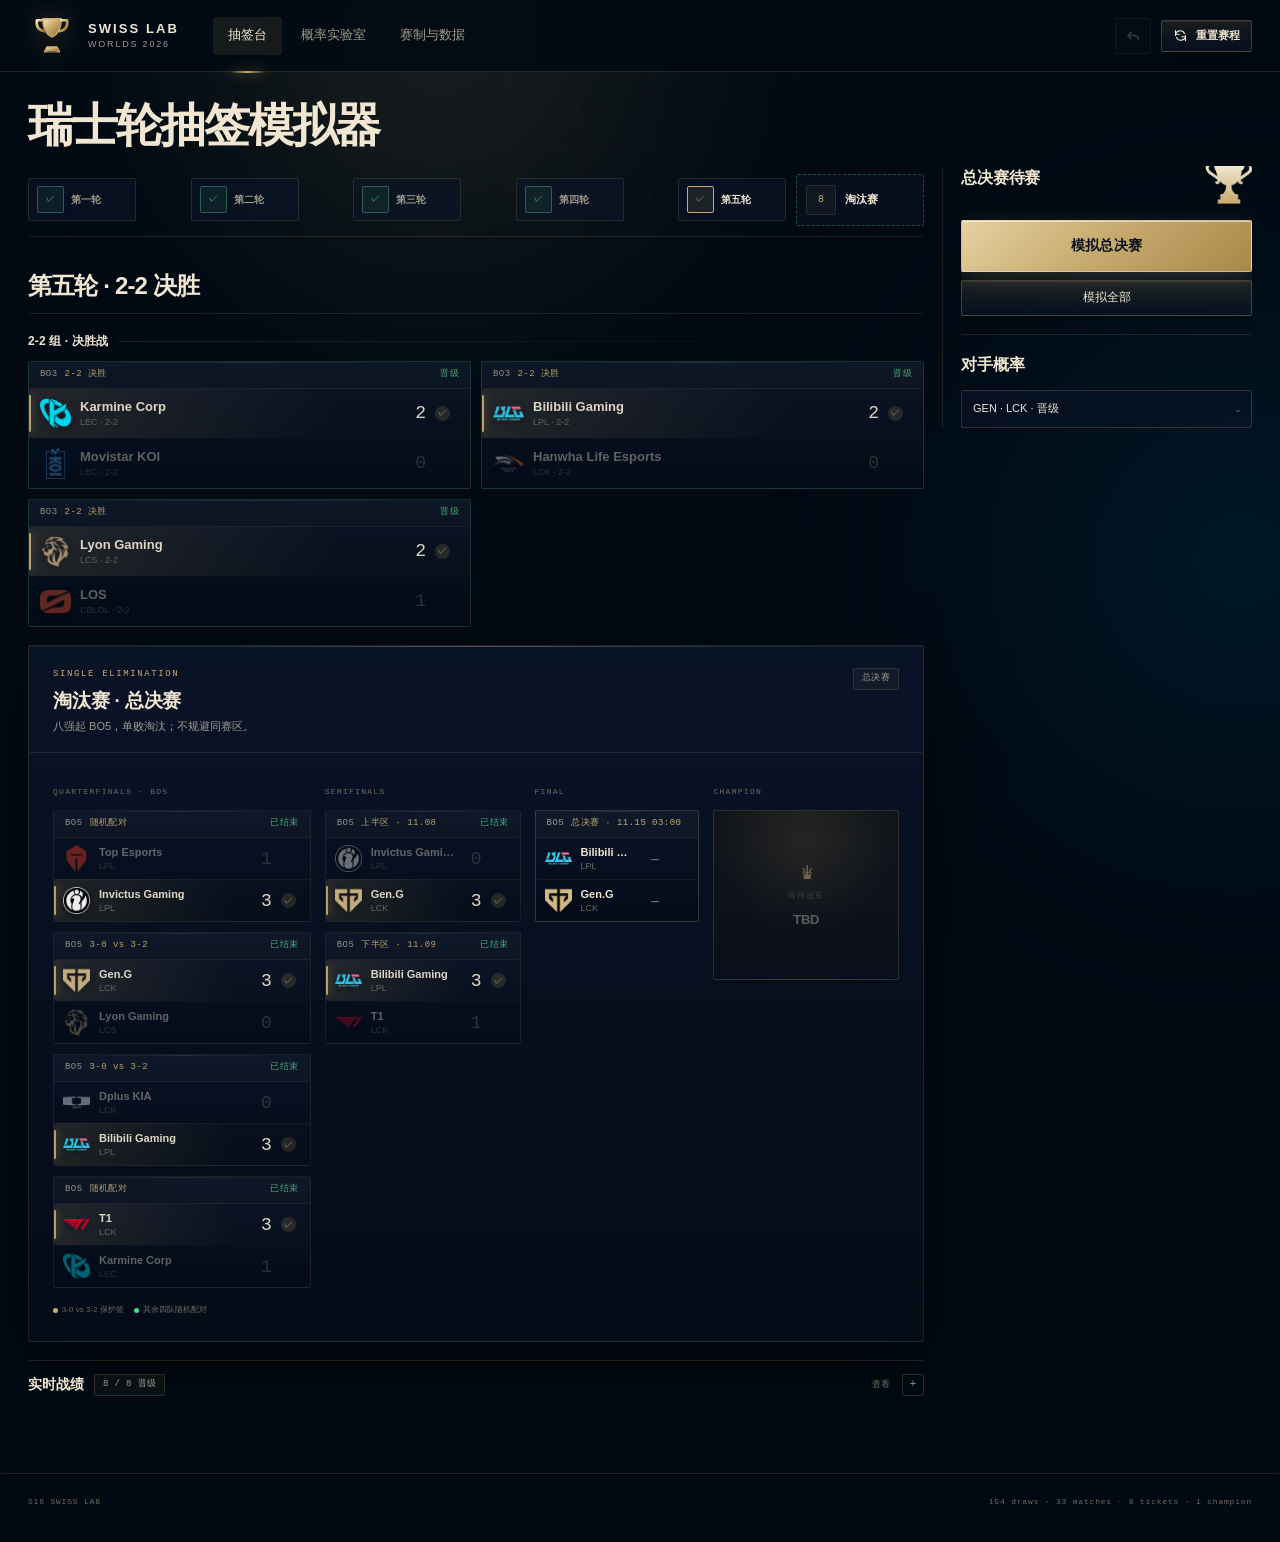
<file: index.html>
<!DOCTYPE html>
<html lang="zh-CN">
<head>
  <meta charset="UTF-8">
  <meta name="viewport" content="width=device-width, initial-scale=1.0">
  <meta name="theme-color" content="#070a11">
  <meta name="description" content="S16 英雄联盟全球总决赛瑞士轮抽签模拟器：复现种子池、同赛区规避与逐轮配对，枚举 154 种合法首轮签，并模拟整届赛会。">
  <title>S16 瑞士轮 LAB · 全球总决赛抽签模拟器</title>
  <link rel="icon" type="image/svg+xml" href="favicon.svg">
  <link rel="stylesheet" href="styles.css?v=20261109b">
</head>
<body class="sharp-ui">
  <div class="bg-glow bg-glow-a" aria-hidden="true"></div>
  <div class="bg-glow bg-glow-b" aria-hidden="true"></div>
  <div class="bg-grid" aria-hidden="true"></div>

  <header class="topbar">
    <a class="brand" href="#" data-action="go-draw" aria-label="回到抽签台">
      <span class="brand-mark" aria-hidden="true">
        <svg viewBox="0 0 64 64" role="img" aria-label="Worlds trophy">
          <defs>
            <linearGradient id="trophyGold" x1="0" y1="0" x2="1" y2="1">
              <stop offset="0" stop-color="#f7e7b4"/>
              <stop offset=".45" stop-color="#c8aa6e"/>
              <stop offset="1" stop-color="#8f6c25"/>
            </linearGradient>
            <linearGradient id="trophyRim" x1="0" y1="0" x2="0" y2="1">
              <stop offset="0" stop-color="#fff1c7"/>
              <stop offset="1" stop-color="#c8aa6e"/>
            </linearGradient>
          </defs>
          <path d="M19 8h26c0 12-3.7 21.5-13 25.5C22.7 29.5 19 20 19 8Z" fill="url(#trophyGold)"/>
          <path d="M19 10H11c-1.2 8.5 2.6 14.2 10.7 15.4" fill="none" stroke="url(#trophyGold)" stroke-width="3.6" stroke-linecap="round"/>
          <path d="M45 10h8c1.2 8.5-2.6 14.2-10.7 15.4" fill="none" stroke="url(#trophyGold)" stroke-width="3.6" stroke-linecap="round"/>
          <path d="M20 9h24" stroke="url(#trophyRim)" stroke-width="2" stroke-linecap="round"/>
          <path d="M32 33.5v11" stroke="url(#trophyGold)" stroke-width="3.6" stroke-linecap="round"/>
          <path d="M25 47h14l3.5 7h-21L25 47Z" fill="url(#trophyGold)"/>
          <path d="M26 54h12" stroke="#0b111b" stroke-width="1.6" stroke-linecap="round" opacity=".55"/>
        </svg>
      </span>
      <span class="brand-copy"><strong>SWISS LAB</strong><small>WORLDS 2026</small></span>
    </a>

    <nav class="main-tabs" role="tablist" aria-label="页面切换">
      <button class="tab is-active" role="tab" aria-selected="true" data-action="tab" data-tab="draw">
        <span class="tab-num">01</span><span>抽签台</span>
      </button>
      <button class="tab" role="tab" aria-selected="false" data-action="tab" data-tab="lab">
        <span class="tab-num">02</span><span>概率实验室</span>
      </button>
      <button class="tab" role="tab" aria-selected="false" data-action="tab" data-tab="rules">
        <span class="tab-num">03</span><span>赛制与数据</span>
      </button>
    </nav>

    <div class="top-actions">
      <span class="autosave" id="autosave"><i></i>自动保存</span>
      <button class="icon-btn" type="button" data-action="undo" id="undoBtn" title="撤销上一步" aria-label="撤销上一步">
        <svg viewBox="0 0 24 24" aria-hidden="true"><path d="M9 7 4 12l5 5M4 12h9a6 6 0 0 1 6 6"/></svg>
      </button>
      <button class="ghost-btn small reset-btn" type="button" data-action="reset" aria-label="重置赛程" title="重置赛程">
        <svg viewBox="0 0 24 24" aria-hidden="true"><path d="M4 4v6h6M20 20v-6h-6"/><path d="M5.6 15A7.5 7.5 0 0 0 20 12M18.4 9A7.5 7.5 0 0 0 4 12"/></svg>
        <span>重置赛程</span>
      </button>
    </div>
  </header>

  <main>
    <!-- ============================ DRAW ============================ -->
    <section class="view is-active" id="view-draw" role="tabpanel" aria-label="抽签台">
      <section class="tool-head">
        <div class="tool-head-copy">
          <div class="eyebrow"><span class="pulse-dot"></span>2026 WORLD CHAMPIONSHIP · SWISS STAGE</div>
          <h1>瑞士轮抽签模拟器</h1>
          <p>S16 全球总决赛 · 16 支战队 · 5 轮瑞士轮 · 3 胜晋级。点击队伍即可判定或改判胜者，也可以手动排签。</p>
        </div>
        <div class="tool-facts">
          <div><strong id="heroR1Count">154</strong><span>种合法首轮签</span></div>
          <div><strong>33</strong><span>场比赛</span></div>
          <div><strong>8</strong><span>个八强席位</span></div>
        </div>
      </section>

      <section class="status-strip" aria-label="赛程状态">
        <div class="progress-block">
          <div class="progress-head">
            <span id="statusRound">第一轮 · 种子池抽签</span>
            <span class="progress-phase" id="statusPhase">官方首轮签已载入</span>
          </div>
          <div class="progress-track"><i id="progressFill" style="width:4%"></i></div>
        </div>
        <div class="status-metrics">
          <div><span>已晋级</span><strong id="metricQualified">0</strong></div>
          <div><span>已淘汰</span><strong id="metricEliminated">0</strong></div>
          <div><span>已赛</span><strong id="metricPlayed">0</strong></div>
        </div>
        <div class="status-actions">
          <button class="primary-btn small" type="button" data-action="sim-rest">
            <svg viewBox="0 0 24 24" aria-hidden="true"><path d="M8 5v14l11-7z" fill="currentColor" stroke="none"/></svg>
            模拟剩余赛程
          </button>
        </div>
      </section>

      <div class="draw-grid">
        <div class="center-col">
          <section class="panel round-strip">
            <div class="round-strip-label">
              <span class="panel-kicker">SCHEDULE</span>
              <span class="tiny-pill" id="roundNavPill">R1 / 5</span>
            </div>
            <div id="roundList" class="round-list"></div>
            <button class="ko-nav" type="button" data-action="scroll-ko" id="koNavBtn">
              <span class="ko-nav-icon">8</span>
              <span><strong>淘汰赛</strong><small id="koNavSub">八强 · BO5</small></span>
              <span class="ko-nav-state" id="koNavState">未开始</span>
            </button>
          </section>

          <section class="panel round-panel" id="roundPanel" aria-live="polite"></section>
          <section class="panel knockout-panel" id="knockoutPanel"></section>

          <details class="panel standings-panel" id="standingsPanel">
            <summary>
              <span class="summary-title">实时战绩</span>
              <span class="tiny-pill" id="standingsNote">16 队</span>
              <span class="summary-hint">查看</span>
            </summary>
            <div id="standingsList" class="standings-list"></div>
          </details>
        </div>

        <aside class="rail right-rail">
          <section class="panel console-panel" id="consolePanel"></section>
          <section class="panel odds-panel" id="oddsPanel"></section>
        </aside>
      </div>
    </section>

    <!-- ============================ LAB ============================ -->
    <section class="view" id="view-lab" role="tabpanel" aria-label="概率实验室">
      <div class="section-heading">
        <div>
          <div class="eyebrow"><span class="pulse-dot"></span>MONTE CARLO · EXACT DRAW ODDS</div>
          <h2>概率实验室</h2>
          <p>先穷举每一种合法抽签，再让赛果按实力值滚动一万次。这里同时回答两个问题：签会怎么抽？世界线会怎么走？</p>
        </div>
        <div class="section-heading-actions">
          <button class="ghost-btn" type="button" data-action="browse-r1">
            <svg viewBox="0 0 24 24" aria-hidden="true"><path d="M4 7h16M4 12h16M4 17h16"/></svg>
            浏览全部 154 种首轮签
          </button>
        </div>
      </div>

      <section class="panel lab-controls">
        <div class="control-group">
          <span class="control-label">模拟次数</span>
          <div class="segmented" id="runsSegmented" role="group" aria-label="模拟次数">
            <button type="button" data-action="lab-runs" data-runs="5000">5K</button>
            <button type="button" data-action="lab-runs" data-runs="20000" class="is-active">20K</button>
            <button type="button" data-action="lab-runs" data-runs="50000">50K</button>
            <button type="button" data-action="lab-runs" data-runs="100000">100K</button>
          </div>
        </div>
        <div class="control-group">
          <span class="control-label">模拟起点</span>
          <div class="segmented" id="scopeSegmented" role="group" aria-label="模拟起点">
            <button type="button" data-action="lab-scope" data-scope="current" class="is-active">当前进度</button>
            <button type="button" data-action="lab-scope" data-scope="official">官方首轮签</button>
            <button type="button" data-action="lab-scope" data-scope="reroll">每轮重抽</button>
          </div>
        </div>
        <div class="control-group control-grow">
          <span class="control-label">实力值预设</span>
          <div class="segmented" id="presetSegmented" role="group" aria-label="实力值预设">
            <button type="button" data-action="preset" data-preset="default" class="is-active">默认</button>
            <button type="button" data-action="preset" data-preset="even">全员五五开</button>
            <button type="button" data-action="preset" data-preset="lck">LCK 强势</button>
            <button type="button" data-action="preset" data-preset="lpl">LPL 强势</button>
          </div>
        </div>
        <button class="primary-btn" type="button" data-action="run-lab" id="runLabBtn">
          <svg viewBox="0 0 24 24" aria-hidden="true"><path d="M8 5v14l11-7z" fill="currentColor" stroke="none"/></svg>
          运行模拟
        </button>
      </section>

      <div class="lab-progress" id="labProgress" hidden>
        <span class="spinner" aria-hidden="true"></span>
        <span id="labProgressText">正在推演世界线…</span>
      </div>

      <div class="lab-meta" id="labMeta"></div>

      <div class="lab-stat-grid" id="labStatGrid"></div>

      <div class="lab-two-col">
        <section class="panel lab-chart-panel">
          <div class="panel-head-inline">
            <div>
              <div class="panel-kicker">ADVANCEMENT PROBABILITY</div>
              <h3>八强概率</h3>
            </div>
            <div class="legend">
              <span><i class="legend-dot gold"></i>八强</span>
              <span><i class="legend-dot teal"></i>夺冠</span>
            </div>
          </div>
          <div id="labChart" class="bar-chart"></div>
        </section>

        <section class="panel lab-region-panel">
          <div class="panel-head-inline">
            <div>
              <div class="panel-kicker">BY REGION</div>
              <h3>赛区版图</h3>
            </div>
          </div>
          <div id="labRegions" class="region-list"></div>
        </section>
      </div>

      <section class="panel lab-table-panel">
        <div class="panel-head-inline">
          <div>
            <div class="panel-kicker">FULL TABLE</div>
            <h3>十六队世界线</h3>
          </div>
          <span class="tiny-pill">按八强概率排序</span>
        </div>
        <div class="table-scroll">
          <table class="prob-table" id="labTable">
            <thead>
              <tr>
                <th>#</th><th>队伍</th><th>八强</th><th>四强</th><th>决赛</th><th>冠军</th><th>3-0</th><th>平均胜场</th>
              </tr>
            </thead>
            <tbody></tbody>
          </table>
        </div>
      </section>

      <div class="lab-two-col">
        <section class="panel" id="labR1Panel"></section>
        <section class="panel" id="labComboPanel"></section>
      </div>

      <section class="panel" id="labCurrentPanel"></section>
    </section>

    <!-- ============================ RULES ============================ -->
    <section class="view" id="view-rules" role="tabpanel" aria-label="赛制与数据">
      <div class="section-heading">
        <div>
          <div class="eyebrow"><span class="pulse-dot"></span>FORMAT · POOLS · DATA</div>
          <h2>赛制与数据</h2>
          <p>所有模拟都建立在下面这套 2026 全球总决赛瑞士轮规则上。实力值可以改，规则不能。</p>
        </div>
      </div>

      <section class="panel rules-hero">
        <div class="rule-grid">
          <article class="rule-card">
            <span class="rule-num">01</span>
            <h4>三轮定生死</h4>
            <p>16 队打 5 轮。先到 3 胜晋级八强，先到 3 负淘汰。最终固定产生 2 支 3-0、3 支 3-1、3 支 3-2。</p>
          </article>
          <article class="rule-card">
            <span class="rule-num">02</span>
            <h4>首轮看种子池</h4>
            <p>1 号池对 4 号池，2 号池对 3 号池，同赛区规避。总共只有 154 种合法首轮签。</p>
          </article>
          <article class="rule-card">
            <span class="rule-num">03</span>
            <h4>之后只看战绩</h4>
            <p>第二轮起，同战绩队伍随机配对；不再规避同赛区，但不能重复交手。签表按所有合法配对等概率生成。</p>
          </article>
          <article class="rule-card">
            <span class="rule-num">04</span>
            <h4>关键战升级 BO3</h4>
            <p>涉及晋级或淘汰的比赛为 BO3，其余为 BO1。第五轮 2-2 组三场全是 BO3，赢家进八强。</p>
          </article>
        </div>
      </section>

      <div class="rules-two-col">
        <section class="panel">
          <div class="panel-head-inline">
            <div><div class="panel-kicker">SEEDED POOLS</div><h3>首轮种子池</h3></div>
            <span class="tiny-pill">1v4 · 2v3</span>
          </div>
          <div id="poolsGrid" class="pools-grid"></div>
        </section>

        <section class="panel">
          <div class="panel-head-inline">
            <div><div class="panel-kicker">OFFICIAL DRAW</div><h3>官方首轮对阵</h3></div>
            <span class="tiny-pill">2026-10-19</span>
          </div>
          <div id="actualDrawList" class="actual-draw-list"></div>
        </section>
      </div>

      <section class="panel">
        <div class="panel-head-inline">
          <div>
            <div class="panel-kicker">STRENGTH MODEL</div>
            <h3>实力值</h3>
          </div>
          <div class="head-actions">
            <span class="tiny-pill">Elo · 400 分制</span>
            <button class="ghost-btn small" type="button" data-action="reset-ratings">恢复默认</button>
          </div>
        </div>
        <p class="panel-note">实力值只影响比赛结果，不影响抽签。默认值按本届已完赛的 39 场系列赛更新（1500 起点 · K=32 · 平均 1700）。拖动滑块可以自定义你的世界线；BO1 / BO3 / BO5 的系列赛胜率由单局 Elo 概率换算。</p>
        <div id="ratingsGrid" class="ratings-grid"></div>
      </section>

      <section class="panel sources-panel">
        <div class="panel-head-inline">
          <div><div class="panel-kicker">SOURCES & NOTES</div><h3>数据与说明</h3></div>
          <button class="ghost-btn small" type="button" data-action="export-game">导出当前赛程 JSON</button>
        </div>
        <div class="sources-grid">
          <div>
            <h4>规则依据</h4>
            <ul>
              <li>16 队瑞士轮、3 胜晋级 / 3 败淘汰、首轮四池与同赛区规避。</li>
              <li>第二轮起同战绩配对、允许同赛区、不允许重赛；晋级/淘汰战为 BO3。</li>
              <li>八强：两支 3-0 队伍分别对阵 3-2 队伍，其余四队随机配对，八强起 BO5。</li>
            </ul>
          </div>
          <div>
            <h4>建模假设</h4>
            <ul>
              <li>每一种合法配对视为等概率；若官方现场采用重抽流程，个别对位概率可能有细微差异。</li>
              <li>比赛结果使用 Elo 模型独立模拟，不包含版本、选手状态、BP、蓝色方等额外因素。</li>
              <li>默认实力值按本届已完赛结果计算（1500 起点、K=32、平均 1700），仍不是官方预测。</li>
            </ul>
          </div>
          <div>
            <h4>参考链接</h4>
            <ul class="source-links">
              <li><a href="https://lolesports.com/en-US/tournament/115660540725177488/overview" target="_blank" rel="noopener noreferrer">LoL Esports · Worlds 2026</a></li>
              <li><a href="https://www.18183.com/gonglue/202610/4jocq6ao.html" target="_blank" rel="noopener noreferrer">S16 瑞士轮晋级规则</a></li>
              <li><a href="https://www.18183.com/gonglue/202610/qteo17ag.html" target="_blank" rel="noopener noreferrer">S16 八强抽签规则</a></li>
              <li><a href="https://stars.scoregg.com/p/1469071" target="_blank" rel="noopener noreferrer">首轮种子池与抽签规则</a></li>
            </ul>
          </div>
        </div>
        <p class="disclaimer">非官方粉丝工具 · 数据截至 2026-11-09 · 队伍名称与赛制版权归 Riot Games 及各俱乐部所有。</p>
      </section>
    </section>
  </main>

  <footer class="site-footer">
    <span>S16 SWISS LAB</span>
    <span>154 draws · 33 matches · 8 tickets · 1 champion</span>
  </footer>

  <div class="toast" id="toast" role="status" aria-live="polite"></div>
  <div class="modal-backdrop" id="modalBackdrop" hidden>
    <div class="modal" id="modal" role="dialog" aria-modal="true" aria-labelledby="modalTitle"></div>
  </div>

  <script src="js/data.js?v=20261109b"></script>
  <script src="js/engine.js?v=20261109b"></script>
  <script src="js/app.js?v=20261109b"></script>
</body>
</html>
</file>
<file: styles.css>
/* ==========================================================================
   S16 SWISS LAB — visual system
   ========================================================================== */

:root {
  --bg: #060910;
  --bg-2: #090d16;
  --panel: rgba(15, 21, 34, .92);
  --panel-solid: #0e1524;
  --panel-soft: rgba(255, 255, 255, .028);
  --line: rgba(255, 255, 255, .075);
  --line-strong: rgba(255, 255, 255, .14);
  --text: #f2f5fb;
  --muted: #8d99b3;
  --dim: #5f6b83;
  --gold: #e8c36a;
  --gold-2: #f7dc99;
  --gold-soft: rgba(232, 195, 106, .12);
  --gold-line: rgba(232, 195, 106, .26);
  --teal: #55d6c6;
  --green: #5fdb92;
  --red: #ff6070;
  --blue: #6aa8ff;
  --radius: 20px;
  --radius-sm: 14px;
  --shadow: 0 24px 70px rgba(0, 0, 0, .42);
  --mono: "SFMono-Regular", "Cascadia Code", "Roboto Mono", Consolas, monospace;
  --sans: "Inter", "SF Pro Display", "PingFang SC", "Hiragino Sans GB", "Microsoft YaHei", sans-serif;
}

* { box-sizing: border-box; }
[hidden] { display: none !important; }

html { scroll-behavior: smooth; overflow-x: hidden; }

body.modal-open { overflow: hidden; }

body {
  margin: 0;
  min-height: 100vh;
  background: var(--bg);
  color: var(--text);
  font-family: var(--sans);
  font-size: 14px;
  line-height: 1.55;
  -webkit-font-smoothing: antialiased;
  text-rendering: optimizeLegibility;
  overflow-x: hidden;
}

button, input, select { font: inherit; color: inherit; }
button { cursor: pointer; }
a { color: inherit; }
svg { width: 18px; height: 18px; fill: none; stroke: currentColor; stroke-width: 1.8; stroke-linecap: round; stroke-linejoin: round; }
h1, h2, h3, h4, p { margin: 0; }
ul { margin: 0; padding: 0; list-style: none; }

::selection { background: rgba(232, 195, 106, .32); color: #fff; }

:focus-visible {
  outline: 2px solid var(--gold);
  outline-offset: 3px;
}

/* background ------------------------------------------------------------- */
.bg-glow {
  position: fixed;
  z-index: -2;
  border-radius: 50%;
  filter: blur(90px);
  pointer-events: none;
}
.bg-glow-a {
  width: 680px; height: 680px;
  top: -300px; left: 8%;
  background: radial-gradient(circle, rgba(232, 195, 106, .16), transparent 68%);
}
.bg-glow-b {
  width: 760px; height: 760px;
  top: 180px; right: -340px;
  background: radial-gradient(circle, rgba(50, 130, 180, .16), transparent 68%);
}
.bg-grid {
  position: fixed;
  inset: 0;
  z-index: -1;
  pointer-events: none;
  background-image:
    linear-gradient(rgba(255, 255, 255, .022) 1px, transparent 1px),
    linear-gradient(90deg, rgba(255, 255, 255, .022) 1px, transparent 1px);
  background-size: 72px 72px;
  mask-image: radial-gradient(ellipse at 50% 0%, #000 0%, transparent 72%);
  -webkit-mask-image: radial-gradient(ellipse at 50% 0%, #000 0%, transparent 72%);
}

/* top bar ---------------------------------------------------------------- */
.topbar {
  position: sticky;
  top: 0;
  z-index: 90;
  height: 72px;
  display: flex;
  align-items: center;
  gap: 34px;
  padding: 0 28px;
  background: rgba(6, 9, 16, .78);
  border-bottom: 1px solid var(--line);
  backdrop-filter: blur(20px) saturate(130%);
  -webkit-backdrop-filter: blur(20px) saturate(130%);
}
.brand {
  display: flex;
  align-items: center;
  gap: 12px;
  text-decoration: none;
  flex: none;
}
.brand-mark {
  width: 46px;
  height: 46px;
  display: grid;
  place-items: center;
  border-radius: 13px;
  background: linear-gradient(145deg, rgba(232, 195, 106, .2), rgba(232, 195, 106, .03));
  border: 1px solid var(--gold-line);
  color: var(--gold);
  font-size: 11px;
  font-weight: 800;
  letter-spacing: .04em;
  position: relative;
  box-shadow: inset 0 1px rgba(255, 255, 255, .1), 0 0 30px rgba(232, 195, 106, .08);
}
.brand-mark span {
  font-size: 17px;
  line-height: 1;
  color: #fff;
}
.brand-mark::after {
  content: "";
  position: absolute;
  inset: 4px;
  border: 1px solid rgba(232, 195, 106, .2);
  border-radius: 9px;
}
.brand-copy { display: flex; flex-direction: column; line-height: 1.08; }
.brand-copy strong { font-size: 13px; letter-spacing: .16em; font-weight: 800; }
.brand-copy small { font-size: 9px; letter-spacing: .2em; color: var(--muted); margin-top: 4px; }

.main-tabs { display: flex; align-items: center; gap: 4px; }
.tab {
  position: relative;
  display: flex;
  align-items: center;
  gap: 8px;
  height: 38px;
  padding: 0 15px;
  border: 0;
  border-radius: 10px;
  background: transparent;
  color: var(--muted);
  font-size: 13px;
  transition: color .2s, background .2s;
}
.tab:hover { color: var(--text); background: rgba(255, 255, 255, .035); }
.tab.is-active { color: var(--text); background: rgba(255, 255, 255, .055); }
.tab.is-active::after {
  content: "";
  position: absolute;
  left: 16px; right: 16px; bottom: -18px;
  height: 2px;
  border-radius: 2px;
  background: linear-gradient(90deg, transparent, var(--gold), transparent);
  box-shadow: 0 0 12px rgba(232, 195, 106, .55);
}
.tab-num { font-family: var(--mono); font-size: 9px; color: var(--dim); }
.tab.is-active .tab-num { color: var(--gold); }

.top-actions { margin-left: auto; display: flex; align-items: center; gap: 10px; }
.autosave {
  display: inline-flex;
  align-items: center;
  gap: 6px;
  color: var(--dim);
  font-size: 10px;
  letter-spacing: .04em;
  margin-right: 4px;
}
.autosave i {
  width: 5px; height: 5px; border-radius: 50%;
  background: var(--green);
  box-shadow: 0 0 8px rgba(95, 219, 146, .8);
}
.autosave.is-saving i { background: var(--gold); box-shadow: 0 0 8px rgba(232, 195, 106, .8); }

.icon-btn {
  width: 36px; height: 36px;
  display: grid; place-items: center;
  border-radius: 10px;
  border: 1px solid var(--line);
  background: rgba(255, 255, 255, .025);
  color: var(--muted);
  transition: .2s;
}
.icon-btn:hover { color: var(--text); border-color: var(--line-strong); background: rgba(255, 255, 255, .05); }
.icon-btn:disabled { opacity: .35; cursor: not-allowed; }
.icon-btn svg { width: 17px; height: 17px; }

/* common buttons --------------------------------------------------------- */
.primary-btn, .ghost-btn {
  display: inline-flex;
  align-items: center;
  justify-content: center;
  gap: 8px;
  border-radius: 11px;
  white-space: nowrap;
  transition: transform .18s, box-shadow .18s, background .18s, border-color .18s, color .18s;
}
.primary-btn {
  height: 46px;
  padding: 0 20px;
  border: 1px solid rgba(255, 230, 165, .52);
  background: linear-gradient(135deg, #f2d583 0%, #d9ae4d 100%);
  color: #171208;
  font-size: 13px;
  font-weight: 800;
  letter-spacing: .02em;
  box-shadow: 0 8px 26px rgba(232, 195, 106, .18), inset 0 1px rgba(255, 255, 255, .55);
}
.primary-btn:hover { transform: translateY(-1px); box-shadow: 0 12px 34px rgba(232, 195, 106, .3), inset 0 1px rgba(255, 255, 255, .6); }
.primary-btn:active { transform: translateY(0); }
.primary-btn:disabled { opacity: .45; cursor: not-allowed; transform: none; box-shadow: none; }
.primary-btn svg { width: 16px; height: 16px; }
.primary-btn.small { height: 38px; padding: 0 14px; font-size: 12px; border-radius: 10px; }
.primary-btn.wide { width: 100%; height: 52px; font-size: 14px; }

.ghost-btn {
  height: 36px;
  padding: 0 14px;
  border: 1px solid var(--line);
  background: rgba(255, 255, 255, .025);
  color: var(--text);
  font-size: 12px;
}
.ghost-btn:hover { border-color: var(--line-strong); background: rgba(255, 255, 255, .055); }
.ghost-btn.small { height: 32px; padding: 0 11px; font-size: 11px; font-weight: 600; }
.ghost-btn svg { width: 15px; height: 15px; }
.ghost-btn.danger:hover { border-color: rgba(255, 96, 112, .4); color: var(--red); background: rgba(255, 96, 112, .07); }

.link-btn {
  border: 0;
  background: none;
  padding: 0;
  color: var(--gold);
  font-size: 11px;
  text-decoration: underline;
  text-underline-offset: 3px;
}

/* views / headings ------------------------------------------------------- */
main { position: relative; z-index: 1; }
.view { display: none; }
.view.is-active { display: block; animation: viewIn .35s ease both; }

.section-heading {
  max-width: 1540px;
  margin: 0 auto;
  padding: 54px 28px 26px;
  display: flex;
  align-items: flex-end;
  justify-content: space-between;
  gap: 28px;
}
.section-heading h2 {
  font-size: clamp(32px, 3.6vw, 48px);
  line-height: 1.05;
  letter-spacing: -.035em;
  margin: 12px 0 10px;
}
.section-heading p { max-width: 760px; color: var(--muted); font-size: 14px; }
.section-heading-actions { display: flex; gap: 10px; padding-bottom: 4px; }

.eyebrow {
  display: flex;
  align-items: center;
  gap: 9px;
  font-family: var(--mono);
  font-size: 10px;
  letter-spacing: .18em;
  color: var(--gold);
  text-transform: uppercase;
}
.pulse-dot {
  width: 7px; height: 7px;
  border-radius: 50%;
  background: var(--gold);
  box-shadow: 0 0 0 0 rgba(232, 195, 106, .55);
  animation: pulseDot 2.4s infinite;
}

/* hero ------------------------------------------------------------------- */
.hero {
  max-width: 1540px;
  margin: 0 auto;
  padding: 62px 28px 38px;
  display: grid;
  grid-template-columns: minmax(0, 1.15fr) minmax(380px, .85fr);
  gap: 50px;
  align-items: center;
}
.hero h1 {
  font-size: clamp(46px, 5.4vw, 76px);
  line-height: .99;
  letter-spacing: -.055em;
  font-weight: 800;
  margin: 20px 0 22px;
}
.grad-text {
  background: linear-gradient(100deg, #fff3cc 0%, var(--gold) 46%, #b88d36 100%);
  -webkit-background-clip: text;
  background-clip: text;
  color: transparent;
  position: relative;
}
.hero-lead {
  color: var(--muted);
  font-size: 15px;
  line-height: 1.75;
  max-width: 620px;
}
.hero-chips { display: flex; flex-wrap: wrap; gap: 8px; margin-top: 26px; }
.hero-chips span {
  display: inline-flex;
  align-items: baseline;
  gap: 6px;
  padding: 7px 12px;
  border: 1px solid var(--line);
  border-radius: 999px;
  background: rgba(255, 255, 255, .025);
  color: var(--muted);
  font-size: 11px;
}
.hero-chips b { color: var(--text); font-family: var(--mono); font-size: 12px; }

.hero-visual { position: relative; min-height: 320px; display: grid; place-items: center; }
.orbit {
  position: absolute;
  border: 1px solid rgba(232, 195, 106, .16);
  border-radius: 50%;
  pointer-events: none;
}
.orbit-a { width: 390px; height: 390px; animation: spinSlow 40s linear infinite; }
.orbit-a::before {
  content: "";
  position: absolute;
  top: 8%; left: 18%;
  width: 7px; height: 7px;
  border-radius: 50%;
  background: var(--gold);
  box-shadow: 0 0 18px rgba(232, 195, 106, .9);
}
.orbit-b { width: 290px; height: 290px; border-style: dashed; border-color: rgba(85, 214, 198, .15); animation: spinSlow 28s linear infinite reverse; }
.orbit-b::after {
  content: "";
  position: absolute;
  right: 2%; bottom: 28%;
  width: 5px; height: 5px;
  border-radius: 50%;
  background: var(--teal);
  box-shadow: 0 0 16px rgba(85, 214, 198, .9);
}
.hero-stat-grid {
  position: relative;
  z-index: 2;
  display: grid;
  grid-template-columns: repeat(2, minmax(0, 1fr));
  gap: 10px;
  width: min(100%, 430px);
}
.hero-stat {
  padding: 18px;
  min-height: 126px;
  border: 1px solid var(--line);
  border-radius: 16px;
  background: linear-gradient(155deg, rgba(22, 30, 48, .92), rgba(10, 15, 25, .8));
  box-shadow: inset 0 1px rgba(255, 255, 255, .045), var(--shadow);
  position: relative;
  overflow: hidden;
}
.hero-stat::after {
  content: "";
  position: absolute;
  width: 90px; height: 90px;
  right: -35px; bottom: -40px;
  border-radius: 50%;
  background: radial-gradient(circle, rgba(232, 195, 106, .12), transparent 70%);
}
.hero-stat-label { display: block; color: var(--muted); font-size: 10px; letter-spacing: .08em; }
.hero-stat strong {
  display: block;
  font-family: var(--mono);
  font-size: 38px;
  line-height: 1.15;
  font-weight: 600;
  color: var(--gold-2);
  letter-spacing: -.05em;
  margin: 5px 0 2px;
}
.hero-stat small { color: var(--dim); font-size: 10px; }

/* status strip ----------------------------------------------------------- */
.status-strip {
  max-width: 1540px;
  margin: 0 auto 22px;
  padding: 15px 18px;
  display: flex;
  align-items: center;
  gap: 28px;
  border: 1px solid var(--line);
  border-radius: 16px;
  background: linear-gradient(180deg, rgba(18, 25, 40, .84), rgba(10, 15, 26, .84));
  box-shadow: inset 0 1px rgba(255, 255, 255, .04);
}
.progress-block { flex: 1; min-width: 250px; }
.progress-head {
  display: flex;
  justify-content: space-between;
  align-items: center;
  gap: 16px;
  font-size: 11px;
  margin-bottom: 8px;
}
.progress-head > span:first-child { font-weight: 700; letter-spacing: .02em; }
.progress-phase { color: var(--gold); font-size: 10px; letter-spacing: .04em; }
.progress-track {
  height: 4px;
  border-radius: 4px;
  background: rgba(255, 255, 255, .07);
  overflow: hidden;
}
.progress-track i {
  display: block;
  height: 100%;
  border-radius: inherit;
  background: linear-gradient(90deg, #b78a34, var(--gold-2));
  box-shadow: 0 0 12px rgba(232, 195, 106, .5);
  transition: width .5s cubic-bezier(.2, .8, .2, 1);
}
.progress-ticks {
  display: flex;
  justify-content: space-between;
  color: var(--dim);
  font-family: var(--mono);
  font-size: 8px;
  letter-spacing: .08em;
  margin-top: 6px;
  padding: 0 1px;
}
.status-metrics { display: flex; gap: 26px; flex: none; }
.status-metrics div { display: flex; flex-direction: column; gap: 1px; }
.status-metrics span { color: var(--dim); font-size: 9px; letter-spacing: .08em; }
.status-metrics strong { font-family: var(--mono); font-size: 21px; font-weight: 500; color: var(--text); }
.status-metrics strong.is-hot { color: var(--gold); }
.status-metrics strong.is-red { color: var(--red); }
.status-actions { flex: none; }

/* layout ----------------------------------------------------------------- */
.draw-grid {
  max-width: 1540px;
  margin: 0 auto;
  padding: 0 28px 64px;
  display: grid;
  grid-template-columns: 228px minmax(0, 1fr) 340px;
  grid-template-areas: "left center right";
  gap: 18px;
  align-items: start;
}
.left-rail { grid-area: left; display: flex; flex-direction: column; gap: 18px; }
.center-col { grid-area: center; display: flex; flex-direction: column; gap: 18px; min-width: 0; }
.right-rail { grid-area: right; display: flex; flex-direction: column; gap: 18px; min-width: 0; }

/* panels ----------------------------------------------------------------- */
.panel {
  position: relative;
  padding: 20px;
  border: 1px solid var(--line);
  border-radius: var(--radius);
  background: linear-gradient(180deg, rgba(17, 24, 39, .92), rgba(10, 15, 26, .94));
  box-shadow: var(--shadow), inset 0 1px rgba(255, 255, 255, .035);
}
.panel::before {
  content: "";
  position: absolute;
  top: 0; left: 10%; right: 10%;
  height: 1px;
  background: linear-gradient(90deg, transparent, rgba(232, 195, 106, .28), transparent);
  pointer-events: none;
}
.panel-kicker {
  font-family: var(--mono);
  font-size: 9px;
  letter-spacing: .18em;
  color: var(--gold);
  text-transform: uppercase;
  margin-bottom: 4px;
}
.panel h3 { font-size: 16px; letter-spacing: -.01em; font-weight: 700; }
.panel-title-row { display: flex; align-items: center; justify-content: space-between; gap: 10px; margin-bottom: 14px; }
.panel-head-inline {
  display: flex;
  align-items: flex-start;
  justify-content: space-between;
  gap: 16px;
  margin-bottom: 16px;
}
.head-actions { display: flex; align-items: center; gap: 8px; flex-wrap: wrap; }
.panel-note { color: var(--muted); font-size: 12px; line-height: 1.7; margin: -4px 0 16px; }
.tiny-pill {
  display: inline-flex;
  align-items: center;
  justify-content: center;
  height: 22px;
  padding: 0 8px;
  border: 1px solid var(--line);
  border-radius: 999px;
  color: var(--muted);
  background: rgba(255, 255, 255, .025);
  font-family: var(--mono);
  font-size: 9px;
  letter-spacing: .04em;
  white-space: nowrap;
}

/* round nav -------------------------------------------------------------- */
.round-list { display: flex; flex-direction: column; gap: 3px; }
.round-item {
  display: grid;
  grid-template-columns: 32px 1fr auto;
  gap: 9px;
  align-items: center;
  width: 100%;
  padding: 9px 8px;
  border: 1px solid transparent;
  border-radius: 12px;
  background: transparent;
  text-align: left;
  color: var(--muted);
  transition: .18s;
}
.round-item:hover { background: rgba(255, 255, 255, .035); color: var(--text); }
.round-item.is-active {
  background: linear-gradient(90deg, rgba(232, 195, 106, .1), rgba(232, 195, 106, .025));
  border-color: var(--gold-line);
  color: var(--text);
}
.round-dot {
  width: 30px; height: 30px;
  display: grid;
  place-items: center;
  border-radius: 9px;
  border: 1px solid var(--line);
  background: rgba(255, 255, 255, .02);
  font-family: var(--mono);
  font-size: 10px;
  color: var(--dim);
}
.round-item.is-active .round-dot { border-color: var(--gold); color: var(--gold); background: rgba(232, 195, 106, .08); }
.round-item.is-complete .round-dot { border-color: rgba(95, 219, 146, .32); background: rgba(95, 219, 146, .08); color: var(--green); }
.round-item.is-current .round-dot { animation: dotGlow 2.6s infinite; }
.round-main { min-width: 0; display: flex; flex-direction: column; line-height: 1.25; }
.round-main strong { font-size: 11px; font-weight: 700; }
.round-main small { font-size: 9px; color: var(--dim); white-space: nowrap; overflow: hidden; text-overflow: ellipsis; }
.round-state { font-family: var(--mono); font-size: 8px; color: var(--dim); letter-spacing: .04em; }
.round-item.is-complete .round-state { color: rgba(95, 219, 146, .8); }
.round-item.is-active .round-state { color: var(--gold); }

.ko-nav {
  width: 100%;
  margin-top: 12px;
  padding: 10px 9px;
  display: grid;
  grid-template-columns: 30px 1fr auto;
  gap: 9px;
  align-items: center;
  border: 1px dashed var(--line-strong);
  border-radius: 12px;
  background: rgba(255, 255, 255, .018);
  color: var(--muted);
  text-align: left;
  transition: .2s;
}
.ko-nav:hover { border-color: var(--gold-line); background: rgba(232, 195, 106, .04); }
.ko-nav-icon {
  width: 30px; height: 30px;
  display: grid; place-items: center;
  border-radius: 9px;
  border: 1px solid var(--line);
  background: rgba(255, 255, 255, .025);
  font-family: var(--mono);
  font-size: 10px;
  color: var(--gold);
}
.ko-nav strong { display: block; font-size: 11px; color: var(--text); }
.ko-nav small { display: block; font-size: 9px; color: var(--dim); }
.ko-nav-state { font-family: var(--mono); font-size: 8px; color: var(--dim); }
.ko-nav.is-ready { border-color: rgba(95, 219, 146, .3); }
.ko-nav.is-ready .ko-nav-state { color: var(--green); }

/* standings -------------------------------------------------------------- */
.standings-list { display: flex; flex-direction: column; gap: 1px; }
.standing-row {
  display: grid;
  grid-template-columns: 17px minmax(0, 1fr) auto 15px;
  gap: 7px;
  align-items: center;
  padding: 6px 4px;
  border-radius: 7px;
  color: var(--muted);
  font-size: 10px;
}
.standing-row:hover { background: rgba(255, 255, 255, .03); }
.standing-row.is-cutline { border-bottom: 1px solid rgba(232, 195, 106, .2); border-radius: 0; margin-bottom: 3px; padding-bottom: 7px; }
.standing-rank { font-family: var(--mono); font-size: 8px; color: var(--dim); text-align: center; }
.standing-team { display: flex; align-items: center; gap: 7px; min-width: 0; }
.standing-team .team-badge { width: 23px; height: 23px; border-radius: 6px; font-size: 7px; }
.standing-name { display: flex; flex-direction: column; min-width: 0; line-height: 1.15; }
.standing-name strong { font-size: 10px; color: var(--text); font-weight: 700; }
.standing-name small { font-size: 8px; color: var(--dim); }
.standing-record { font-family: var(--mono); font-size: 10px; color: var(--muted); letter-spacing: -.02em; }
.standing-dot { width: 5px; height: 5px; border-radius: 50%; background: var(--dim); }
.standing-row.is-qualified .standing-dot { background: var(--green); box-shadow: 0 0 7px rgba(95, 219, 146, .8); }
.standing-row.is-eliminated .standing-dot { background: var(--red); box-shadow: 0 0 7px rgba(255, 96, 112, .7); }
.standing-row.is-qualified .standing-record { color: var(--green); }
.standing-row.is-eliminated { opacity: .46; }

/* team badge ------------------------------------------------------------- */
.team-badge {
  width: 31px;
  height: 31px;
  flex: none;
  display: grid;
  place-items: center;
  overflow: hidden;
  border-radius: 9px;
  background:
    radial-gradient(circle at 50% 25%, rgba(255, 255, 255, .08), transparent 65%),
    #0b111b;
  border: 1px solid var(--tc, rgba(255, 255, 255, .16));
  color: var(--tc, #c7d1e3);
  font-family: var(--mono);
  font-size: 8px;
  font-weight: 800;
  letter-spacing: -.02em;
  box-shadow: inset 0 1px rgba(255, 255, 255, .07), 0 3px 10px rgba(0, 0, 0, .28);
}
.team-badge img {
  width: 88%;
  height: 88%;
  display: block;
  object-fit: contain;
  filter: drop-shadow(0 2px 3px rgba(0, 0, 0, .32));
}
.team-badge .badge-fallback { display: none; }
.team-badge.has-fallback .badge-fallback { display: block; }
.team-badge.has-fallback img { display: none; }
.team-badge.lg { width: 42px; height: 42px; border-radius: 12px; font-size: 10px; }
.team-badge.sm { width: 24px; height: 24px; border-radius: 7px; font-size: 7px; }
.region-chip {
  display: inline-flex;
  align-items: center;
  height: 17px;
  padding: 0 6px;
  border-radius: 5px;
  background: var(--rs, rgba(255, 255, 255, .05));
  color: var(--rc, var(--muted));
  font-family: var(--mono);
  font-size: 8px;
  letter-spacing: .04em;
  border: 1px solid rgba(255, 255, 255, .06);
  white-space: nowrap;
}

/* round panel ------------------------------------------------------------ */
.round-panel { padding: 0; overflow: hidden; }
.round-header {
  position: relative;
  padding: 24px 26px 20px;
  border-bottom: 1px solid var(--line);
  overflow: hidden;
}
.round-header::after {
  content: attr(data-round);
  position: absolute;
  right: 18px;
  top: -28px;
  font-family: var(--mono);
  font-size: 128px;
  line-height: 1;
  font-weight: 700;
  color: rgba(255, 255, 255, .027);
  letter-spacing: -.08em;
  pointer-events: none;
}
.round-kicker { display: flex; align-items: center; gap: 8px; margin-bottom: 8px; }
.round-header h2 { font-size: 27px; line-height: 1.1; letter-spacing: -.035em; }
.round-header p { color: var(--muted); font-size: 12px; margin-top: 6px; max-width: 620px; }
.round-meta { display: flex; flex-wrap: wrap; gap: 6px; margin-top: 14px; }
.round-meta span {
  display: inline-flex;
  align-items: center;
  height: 22px;
  padding: 0 8px;
  border-radius: 6px;
  border: 1px solid var(--line);
  background: rgba(255, 255, 255, .025);
  color: var(--muted);
  font-size: 9px;
  font-family: var(--mono);
}
.round-meta span.gold { border-color: var(--gold-line); color: var(--gold); background: var(--gold-soft); }
.round-actions { display: none; gap: 7px; margin-top: 14px; flex-wrap: wrap; }
.round-actions .primary-btn, .round-actions .ghost-btn { height: 34px; font-size: 11px; }
.round-body { padding: 22px 26px 26px; }
.round-footer {
  display: flex;
  align-items: center;
  justify-content: space-between;
  gap: 16px;
  padding: 14px 26px;
  border-top: 1px solid var(--line);
  color: var(--muted);
  font-size: 11px;
  background: rgba(255, 255, 255, .014);
}
.round-footer strong { color: var(--text); }
.round-footer .footer-note { display: flex; align-items: center; gap: 8px; }

/* groups / match cards --------------------------------------------------- */
.group-block { margin-bottom: 26px; }
.group-block:last-child { margin-bottom: 0; }
.group-head { display: flex; align-items: center; gap: 10px; margin-bottom: 10px; }
.group-head h4 { font-size: 12px; font-weight: 700; letter-spacing: .01em; white-space: nowrap; }
.group-line { height: 1px; flex: 1; background: linear-gradient(90deg, var(--line), transparent); }
.group-head .tiny-pill { height: 19px; font-size: 8px; }
.match-grid { display: grid; grid-template-columns: repeat(2, minmax(0, 1fr)); gap: 10px; }

.match-card {
  position: relative;
  border: 1px solid var(--line);
  border-radius: 13px;
  background: linear-gradient(180deg, rgba(18, 26, 42, .86), rgba(11, 16, 27, .9));
  overflow: hidden;
  transition: border-color .2s, transform .2s, box-shadow .2s;
}
.match-card.is-dealing {
  animation: dealIn .45s cubic-bezier(.2, .8, .2, 1) both;
  animation-delay: calc(var(--i, 0) * 45ms);
}
.match-card::before {
  content: "";
  position: absolute;
  top: 0; left: 15%; right: 15%;
  height: 1px;
  background: linear-gradient(90deg, transparent, rgba(255, 255, 255, .1), transparent);
}
.match-card.is-pending:hover { border-color: rgba(232, 195, 106, .24); box-shadow: 0 10px 30px rgba(0, 0, 0, .28); }
.match-card.is-live { border-color: rgba(232, 195, 106, .22); }
.match-card.is-done { opacity: .93; }
.match-card.is-advance { border-color: rgba(95, 219, 146, .2); }
.match-card.is-eliminate { border-color: rgba(255, 96, 112, .18); }

.match-meta {
  display: flex;
  align-items: center;
  justify-content: space-between;
  gap: 8px;
  padding: 6px 11px;
  border-bottom: 1px solid rgba(255, 255, 255, .05);
  background: rgba(255, 255, 255, .018);
  color: var(--dim);
  font-family: var(--mono);
  font-size: 8px;
  letter-spacing: .05em;
}
.match-meta-left { display: flex; align-items: center; gap: 7px; min-width: 0; }
.match-bo { color: var(--muted); }
.match-stake { color: var(--gold); }
.match-status { color: var(--dim); white-space: nowrap; }
.match-status.live { color: var(--gold); }
.match-status.done { color: rgba(95, 219, 146, .8); }
.match-status.elim { color: rgba(255, 96, 112, .85); }

.team-row {
  width: 100%;
  display: grid;
  grid-template-columns: 31px minmax(0, 1fr) auto 24px;
  gap: 9px;
  align-items: center;
  padding: 9px 11px;
  border: 0;
  background: transparent;
  color: inherit;
  text-align: left;
  transition: background .18s;
}
.team-row + .team-row { border-top: 1px solid rgba(255, 255, 255, .045); }
.team-row.is-pending { cursor: pointer; }
.team-row.is-pending:hover { background: rgba(232, 195, 106, .055); }
.team-row.is-pending:hover .team-score { color: var(--gold); }
.team-row.is-winner { background: linear-gradient(90deg, rgba(232, 195, 106, .1), rgba(232, 195, 106, .01) 70%); position: relative; }
.team-row.is-winner::before {
  content: "";
  position: absolute;
  left: 0; top: 6px; bottom: 6px;
  width: 2px;
  border-radius: 2px;
  background: var(--gold);
  box-shadow: 0 0 8px rgba(232, 195, 106, .6);
}
.team-row.is-loser { opacity: .42; }
.team-info { display: flex; flex-direction: column; min-width: 0; line-height: 1.2; gap: 2px; }
.team-info strong { font-size: 12px; font-weight: 700; white-space: nowrap; overflow: hidden; text-overflow: ellipsis; }
.team-info small { display: flex; align-items: center; gap: 5px; color: var(--dim); font-size: 8px; white-space: nowrap; overflow: hidden; text-overflow: ellipsis; }
.team-score {
  font-family: var(--mono);
  font-size: 18px;
  font-weight: 500;
  line-height: 1;
  color: var(--dim);
  text-align: right;
  min-width: 18px;
}
.team-row.is-winner .team-score { color: var(--gold-2); }
.team-row.is-loser .team-score { color: var(--dim); }
.win-mark {
  display: none;
  width: 15px; height: 15px;
  border-radius: 50%;
  background: rgba(232, 195, 106, .14);
  color: var(--gold);
  font-size: 9px;
  place-items: center;
}
.team-row.is-winner .win-mark { display: grid; }

/* empty / preview -------------------------------------------------------- */
.round-empty {
  padding: 44px 28px;
  text-align: center;
  border: 1px dashed var(--line-strong);
  border-radius: 15px;
  background: rgba(255, 255, 255, .014);
}
.round-empty .empty-icon {
  width: 52px; height: 52px;
  margin: 0 auto 14px;
  display: grid; place-items: center;
  border-radius: 15px;
  border: 1px solid var(--gold-line);
  background: var(--gold-soft);
  color: var(--gold);
}
.round-empty .empty-icon svg { width: 23px; height: 23px; }
.round-empty h4 { font-size: 17px; margin-bottom: 7px; }
.round-empty p { max-width: 500px; margin: 0 auto; color: var(--muted); font-size: 12px; }
.round-empty .empty-actions { display: flex; justify-content: center; gap: 8px; margin-top: 18px; flex-wrap: wrap; }

.pool-preview-grid { display: grid; grid-template-columns: repeat(4, minmax(0, 1fr)); gap: 10px; margin-top: 20px; text-align: left; }
.pool-preview {
  padding: 12px;
  border: 1px solid var(--line);
  border-radius: 12px;
  background: rgba(255, 255, 255, .02);
}
.pool-preview.pool-focus { border-color: rgba(232, 195, 106, .22); background: rgba(232, 195, 106, .035); }
.pool-preview-head { display: flex; align-items: center; justify-content: space-between; margin-bottom: 8px; }
.pool-preview-head strong { font-size: 9px; color: var(--gold); letter-spacing: .08em; }
.pool-preview-head span { font-family: var(--mono); font-size: 8px; color: var(--dim); }
.pool-team { display: flex; align-items: center; gap: 6px; padding: 3px 0; font-size: 10px; color: var(--muted); }
.pool-team .team-badge { width: 20px; height: 20px; border-radius: 5px; font-size: 6px; }
.pool-team b { color: var(--text); font-size: 9px; }
.pool-preview-note { margin-top: 10px; color: var(--dim); font-size: 8px; line-height: 1.5; border-top: 1px solid var(--line); padding-top: 7px; }

/* console ---------------------------------------------------------------- */
.console-panel { overflow: hidden; }
.console-head { display: flex; align-items: flex-start; justify-content: space-between; gap: 12px; margin-bottom: 16px; }
.console-round {
  font-family: var(--mono);
  font-size: 42px;
  line-height: .9;
  letter-spacing: -.08em;
  background: linear-gradient(180deg, #fff4cf, #caa044);
  -webkit-background-clip: text;
  background-clip: text;
  color: transparent;
}
.console-round small { font-size: 12px; letter-spacing: 0; }
.console-title { font-size: 17px; margin-bottom: 4px; }
.console-sub { color: var(--muted); font-size: 11px; line-height: 1.6; }
.console-block { margin-top: 16px; }
.console-actions { display: flex; flex-direction: column; gap: 8px; }
.console-actions .primary-btn, .console-actions .ghost-btn { width: 100%; }
.console-divider { height: 1px; background: var(--line); margin: 18px 0; }
.info-list { display: flex; flex-direction: column; gap: 8px; }
.info-row { display: flex; align-items: baseline; justify-content: space-between; gap: 12px; font-size: 10px; }
.info-row span { color: var(--dim); }
.info-row strong { color: var(--text); font-family: var(--mono); font-size: 10px; font-weight: 500; text-align: right; }
.info-row strong.gold { color: var(--gold); }
.info-row strong.green { color: var(--green); }
.info-row strong.red { color: var(--red); }
.rule-tags { display: flex; flex-wrap: wrap; gap: 5px; margin-top: 12px; }
.rule-tag {
  display: inline-flex;
  align-items: center;
  gap: 4px;
  height: 20px;
  padding: 0 7px;
  border-radius: 5px;
  border: 1px solid var(--line);
  background: rgba(255, 255, 255, .02);
  color: var(--dim);
  font-size: 8px;
  font-family: var(--mono);
}
.rule-tag.on { border-color: rgba(95, 219, 146, .22); color: rgba(95, 219, 146, .9); background: rgba(95, 219, 146, .05); }
.console-note {
  margin-top: 12px;
  padding: 10px 11px;
  border-radius: 9px;
  border: 1px solid var(--line);
  background: rgba(255, 255, 255, .018);
  color: var(--muted);
  font-size: 10px;
  line-height: 1.65;
}
.console-note.gold { border-color: var(--gold-line); background: var(--gold-soft); color: rgba(247, 220, 153, .9); }
.console-note.warn { border-color: rgba(255, 96, 112, .24); background: rgba(255, 96, 112, .05); color: rgba(255, 160, 168, .95); }
.official-badge {
  display: inline-flex;
  align-items: center;
  gap: 5px;
  height: 22px;
  padding: 0 8px;
  border-radius: 5px;
  border: 1px solid rgba(95, 219, 146, .25);
  background: rgba(95, 219, 146, .06);
  color: rgba(95, 219, 146, .95);
  font-family: var(--mono);
  font-size: 8px;
  letter-spacing: .04em;
}
.prob-list { display: flex; flex-direction: column; gap: 6px; }
.prob-row { display: grid; grid-template-columns: 1fr auto; gap: 8px; align-items: center; }
.prob-row-head { display: flex; align-items: center; gap: 6px; min-width: 0; }
.prob-row-head .team-badge { width: 22px; height: 22px; border-radius: 6px; font-size: 6px; }
.prob-row-head b { font-size: 10px; font-weight: 600; white-space: nowrap; }
.prob-row-head small { color: var(--dim); font-size: 8px; }
.prob-row-val { font-family: var(--mono); font-size: 10px; color: var(--gold); }
.prob-track { grid-column: 1 / -1; height: 3px; border-radius: 3px; background: rgba(255, 255, 255, .06); overflow: hidden; margin-top: -2px; }
.prob-track i { display: block; height: 100%; border-radius: inherit; background: linear-gradient(90deg, rgba(232, 195, 106, .5), var(--gold)); }

/* odds panel ------------------------------------------------------------- */
.odds-panel .panel-head-inline { margin-bottom: 12px; }
.select-wrap { position: relative; }
.select-wrap::after {
  content: "⌄";
  position: absolute;
  right: 11px; top: 50%;
  transform: translateY(-55%);
  color: var(--muted);
  font-size: 11px;
  pointer-events: none;
}
.select {
  width: 100%;
  height: 38px;
  padding: 0 30px 0 11px;
  border: 1px solid var(--line);
  border-radius: 9px;
  background: rgba(255, 255, 255, .025);
  color: var(--text);
  font-size: 11px;
  appearance: none;
  -webkit-appearance: none;
  outline: none;
}
.select:hover { border-color: var(--line-strong); }
.select option { background: #0d1422; color: var(--text); }
.odds-section-title {
  display: flex;
  justify-content: space-between;
  align-items: center;
  margin: 16px 0 8px;
  font-size: 9px;
  color: var(--dim);
  font-family: var(--mono);
  letter-spacing: .06em;
}
.odds-rows { display: flex; flex-direction: column; gap: 7px; }
.odds-row { display: grid; grid-template-columns: minmax(0, 1fr) 62px 36px; gap: 8px; align-items: center; }
.odds-team { display: flex; align-items: center; gap: 7px; min-width: 0; }
.odds-team .team-badge { width: 25px; height: 25px; border-radius: 7px; font-size: 6px; }
.odds-team b { font-size: 10px; font-weight: 600; }
.odds-team small { display: block; color: var(--dim); font-size: 8px; }
.odds-bar { height: 4px; border-radius: 4px; background: rgba(255, 255, 255, .06); overflow: hidden; }
.odds-bar i { display: block; height: 100%; border-radius: inherit; background: linear-gradient(90deg, #8f6c25, var(--gold)); }
.odds-pct { font-family: var(--mono); font-size: 9px; color: var(--muted); text-align: right; }
.odds-empty { padding: 22px 10px; text-align: center; color: var(--dim); font-size: 10px; line-height: 1.7; }
.odds-path { margin-top: 16px; border-top: 1px solid var(--line); padding-top: 13px; }
.path-row { display: flex; align-items: center; gap: 7px; padding: 4px 0; font-size: 9px; color: var(--muted); }
.path-round { width: 20px; font-family: var(--mono); font-size: 8px; color: var(--dim); flex: none; }
.path-result { margin-left: auto; font-family: var(--mono); font-size: 8px; }
.path-result.win { color: var(--green); }
.path-result.loss { color: var(--red); }
.path-team { display: flex; align-items: center; gap: 5px; min-width: 0; }
.path-team .team-badge { width: 18px; height: 18px; border-radius: 5px; font-size: 5px; }
.path-team b { font-size: 9px; color: var(--text); font-weight: 600; }

/* knockout --------------------------------------------------------------- */
.knockout-panel { padding: 0; overflow: hidden; }
.knockout-head { padding: 22px 24px 16px; border-bottom: 1px solid var(--line); display: flex; align-items: flex-start; justify-content: space-between; gap: 16px; }
.knockout-head h3 { font-size: 19px; }
.knockout-body { padding: 20px 24px 24px; }
.bracket { display: grid; grid-template-columns: 1.25fr .95fr .8fr .9fr; gap: 14px; min-width: 780px; }
.bracket-scroll { overflow-x: auto; padding-bottom: 4px; }
.bracket-col { display: flex; flex-direction: column; gap: 10px; }
.bracket-col > h5 {
  font-family: var(--mono);
  font-size: 8px;
  letter-spacing: .16em;
  color: var(--dim);
  font-weight: 500;
  text-transform: uppercase;
  margin-bottom: 2px;
}
.bracket-col .match-card { min-width: 0; }
.bracket-col .team-row { grid-template-columns: 27px minmax(0, 1fr) auto 20px; padding: 7px 9px; }
.bracket-col .team-row .team-badge { width: 27px; height: 27px; }
.bracket-col .team-info strong { font-size: 11px; }
.bracket-spacer { flex: 1; min-height: 8px; }
.bracket-placeholder {
  display: flex;
  align-items: center;
  justify-content: center;
  min-height: 96px;
  padding: 12px;
  border: 1px dashed var(--line);
  border-radius: 12px;
  color: var(--dim);
  font-size: 9px;
  text-align: center;
  background: rgba(255, 255, 255, .012);
}
.champion-card {
  min-height: 170px;
  display: flex;
  flex-direction: column;
  align-items: center;
  justify-content: center;
  gap: 7px;
  border: 1px solid var(--gold-line);
  border-radius: 15px;
  background:
    radial-gradient(circle at 50% 18%, rgba(232, 195, 106, .18), transparent 55%),
    linear-gradient(180deg, rgba(30, 26, 17, .8), rgba(12, 15, 22, .9));
  text-align: center;
  padding: 14px;
}
.champion-card .crown { font-size: 22px; color: var(--gold); line-height: 1; }
.champion-card small { font-family: var(--mono); font-size: 8px; letter-spacing: .12em; color: var(--dim); }
.champion-card strong { font-size: 18px; letter-spacing: -.02em; color: var(--gold-2); }
.champion-card .team-badge { width: 44px; height: 44px; border-radius: 13px; font-size: 10px; }
.ko-empty { padding: 34px 22px; text-align: center; border: 1px dashed var(--line-strong); border-radius: 13px; color: var(--muted); }
.ko-empty h4 { color: var(--text); font-size: 15px; margin-bottom: 6px; }
.ko-empty p { font-size: 11px; max-width: 520px; margin: 0 auto 14px; }
.qualified-chips { display: flex; flex-wrap: wrap; justify-content: center; gap: 6px; margin-top: 14px; }
.qualified-chips span { display: inline-flex; align-items: center; gap: 5px; padding: 4px 8px; border: 1px solid var(--line); border-radius: 999px; font-size: 9px; color: var(--muted); background: rgba(255, 255, 255, .02); }
.qualified-chips .team-badge { width: 18px; height: 18px; border-radius: 5px; font-size: 5px; }
.seed-legend { display: flex; gap: 10px; flex-wrap: wrap; margin-top: 12px; font-size: 8px; color: var(--dim); }
.seed-legend span { display: flex; align-items: center; gap: 4px; }
.seed-dot { width: 5px; height: 5px; border-radius: 50%; background: var(--gold); }
.seed-dot.green { background: var(--green); }
.seed-dot.blue { background: var(--blue); }

/* lab -------------------------------------------------------------------- */
.lab-controls {
  max-width: 1540px;
  margin: 0 auto 18px;
  display: flex;
  flex-wrap: wrap;
  align-items: flex-end;
  gap: 20px;
}
.control-group { display: flex; flex-direction: column; gap: 7px; }
.control-group.control-grow { flex: 1; min-width: 250px; }
.control-label { font-family: var(--mono); font-size: 8px; letter-spacing: .12em; color: var(--dim); text-transform: uppercase; }
.segmented {
  display: inline-flex;
  padding: 3px;
  border: 1px solid var(--line);
  border-radius: 9px;
  background: rgba(255, 255, 255, .02);
}
.segmented button {
  height: 29px;
  padding: 0 10px;
  border: 0;
  border-radius: 6px;
  background: transparent;
  color: var(--dim);
  font-size: 10px;
  white-space: nowrap;
  transition: .16s;
}
.segmented button:hover { color: var(--text); }
.segmented button.is-active { background: rgba(232, 195, 106, .14); color: var(--gold-2); box-shadow: inset 0 0 0 1px rgba(232, 195, 106, .18); }
.segmented button:disabled { opacity: .38; cursor: not-allowed; }
.lab-controls > .primary-btn { height: 38px; margin-left: auto; }

.lab-progress {
  max-width: 1540px;
  margin: 0 auto 18px;
  display: flex;
  align-items: center;
  gap: 10px;
  padding: 12px 16px;
  border: 1px solid var(--gold-line);
  border-radius: 12px;
  background: var(--gold-soft);
  color: var(--gold-2);
  font-size: 11px;
}
.spinner {
  width: 14px; height: 14px;
  border-radius: 50%;
  border: 2px solid rgba(232, 195, 106, .25);
  border-top-color: var(--gold);
  animation: spin .8s linear infinite;
}
.lab-meta {
  max-width: 1540px;
  margin: 0 auto 12px;
  color: var(--dim);
  font-family: var(--mono);
  font-size: 9px;
  display: flex;
  justify-content: space-between;
  gap: 14px;
  flex-wrap: wrap;
}
.lab-meta b { color: var(--muted); font-weight: 500; }
.lab-stat-grid {
  max-width: 1540px;
  margin: 0 auto 18px;
  display: grid;
  grid-template-columns: repeat(4, minmax(0, 1fr));
  gap: 12px;
}
.lab-stat-card {
  position: relative;
  padding: 16px 18px;
  border: 1px solid var(--line);
  border-radius: 15px;
  background: linear-gradient(160deg, rgba(20, 28, 45, .92), rgba(10, 15, 25, .9));
  overflow: hidden;
}
.lab-stat-card::after {
  content: "";
  position: absolute;
  width: 80px; height: 80px;
  right: -30px; bottom: -38px;
  border-radius: 50%;
  background: radial-gradient(circle, rgba(232, 195, 106, .14), transparent 70%);
}
.lab-stat-card .ls-label { font-size: 9px; color: var(--dim); letter-spacing: .08em; }
.lab-stat-card .ls-value { font-family: var(--mono); font-size: 26px; line-height: 1.2; color: var(--gold-2); letter-spacing: -.04em; margin-top: 2px; }
.lab-stat-card .ls-value.small { font-size: 18px; letter-spacing: -.02em; }
.lab-stat-card .ls-sub { font-size: 9px; color: var(--muted); margin-top: 3px; }
.lab-two-col {
  max-width: 1540px;
  margin: 0 auto 18px;
  display: grid;
  grid-template-columns: minmax(0, 1.55fr) minmax(300px, .75fr);
  gap: 18px;
}
.lab-chart-panel, .lab-region-panel, .lab-table-panel { min-width: 0; }
.lab-table-panel { max-width: 1540px; margin: 0 auto 18px; }
.lab-two-col .panel, #labCurrentPanel { max-width: none; }
#labCurrentPanel { max-width: 1540px; margin: 0 auto 18px; }

.legend { display: flex; gap: 12px; color: var(--dim); font-size: 9px; }
.legend span { display: flex; align-items: center; gap: 5px; }
.legend-dot { width: 6px; height: 6px; border-radius: 50%; }
.legend-dot.gold { background: var(--gold); }
.legend-dot.teal { background: var(--teal); }

.bar-chart { display: flex; flex-direction: column; gap: 7px; }
.chart-row { display: grid; grid-template-columns: 92px minmax(0, 1fr) 43px; gap: 10px; align-items: center; }
.chart-team { display: flex; align-items: center; gap: 6px; min-width: 0; }
.chart-team .team-badge { width: 22px; height: 22px; border-radius: 6px; font-size: 6px; }
.chart-team b { font-size: 9px; font-weight: 600; white-space: nowrap; overflow: hidden; text-overflow: ellipsis; }
.chart-team small { display: none; }
.chart-track { position: relative; height: 8px; border-radius: 5px; background: rgba(255, 255, 255, .055); overflow: visible; }
.chart-track i {
  position: absolute; left: 0; top: 0; bottom: 0;
  border-radius: 5px;
  background: linear-gradient(90deg, rgba(232, 195, 106, .45), var(--gold));
  box-shadow: 0 0 12px rgba(232, 195, 106, .12);
}
.chart-track em {
  position: absolute; top: -2px; bottom: -2px;
  width: 2px;
  border-radius: 2px;
  background: var(--teal);
  box-shadow: 0 0 8px rgba(85, 214, 198, .7);
}
.chart-val { font-family: var(--mono); font-size: 9px; color: var(--muted); text-align: right; }

.region-list { display: flex; flex-direction: column; gap: 9px; }
.region-row { padding: 9px 10px; border: 1px solid var(--line); border-radius: 10px; background: rgba(255, 255, 255, .018); }
.region-row-head { display: flex; align-items: center; justify-content: space-between; gap: 8px; margin-bottom: 5px; }
.region-name { display: flex; align-items: center; gap: 6px; font-size: 10px; font-weight: 700; }
.region-name i { width: 5px; height: 5px; border-radius: 50%; background: var(--rc, var(--muted)); }
.region-val { font-family: var(--mono); font-size: 9px; color: var(--gold); }
.region-sub { display: flex; justify-content: space-between; color: var(--dim); font-size: 8px; }
.region-track { height: 3px; border-radius: 3px; background: rgba(255, 255, 255, .06); overflow: hidden; margin-top: 6px; }
.region-track i { display: block; height: 100%; border-radius: inherit; background: var(--rc, var(--gold)); opacity: .7; }

.table-scroll { overflow-x: auto; }
.prob-table { width: 100%; border-collapse: collapse; min-width: 680px; }
.prob-table th {
  padding: 8px 9px;
  text-align: right;
  font-family: var(--mono);
  font-size: 8px;
  font-weight: 500;
  letter-spacing: .07em;
  color: var(--dim);
  border-bottom: 1px solid var(--line);
  white-space: nowrap;
}
.prob-table th:nth-child(1), .prob-table th:nth-child(2) { text-align: left; }
.prob-table td {
  padding: 8px 9px;
  border-bottom: 1px solid rgba(255, 255, 255, .04);
  font-size: 10px;
  text-align: right;
  white-space: nowrap;
}
.prob-table td:nth-child(1), .prob-table td:nth-child(2) { text-align: left; }
.prob-table tr:hover td { background: rgba(255, 255, 255, .02); }
.prob-table tr.is-top td { background: rgba(232, 195, 106, .035); }
.prob-table .rank { font-family: var(--mono); color: var(--dim); font-size: 9px; }
.prob-table .pt-team { display: flex; align-items: center; gap: 8px; }
.prob-table .pt-team .team-badge { width: 25px; height: 25px; border-radius: 7px; font-size: 6px; }
.prob-table .pt-team strong { font-size: 10px; }
.prob-table .pt-team small { display: block; color: var(--dim); font-size: 8px; }
.prob-cell { font-family: var(--mono); color: var(--muted); }
.prob-cell.hot { color: var(--gold-2); }
.prob-cell.champ { color: var(--teal); }
.mini-bar { display: inline-block; width: 46px; height: 3px; margin-right: 6px; border-radius: 3px; background: rgba(255, 255, 255, .07); vertical-align: middle; overflow: hidden; }
.mini-bar i { display: block; height: 100%; background: var(--gold); }

.draw-odds-head { display: flex; align-items: center; justify-content: space-between; gap: 12px; flex-wrap: wrap; margin-bottom: 12px; }
.draw-total { display: flex; align-items: baseline; gap: 7px; }
.draw-total strong { font-family: var(--mono); font-size: 34px; line-height: 1; color: var(--gold-2); letter-spacing: -.05em; }
.draw-total span { color: var(--muted); font-size: 10px; }
.draw-groups { display: grid; grid-template-columns: repeat(2, minmax(0, 1fr)); gap: 8px; margin-bottom: 14px; }
.draw-group-card { padding: 9px 10px; border: 1px solid var(--line); border-radius: 9px; background: rgba(255, 255, 255, .018); }
.draw-group-card small { display: block; color: var(--dim); font-size: 8px; }
.draw-group-card strong { display: block; font-family: var(--mono); font-size: 16px; color: var(--text); font-weight: 500; }
.draw-group-card span { color: var(--gold); font-size: 8px; }

.team-odds-list { display: flex; flex-direction: column; gap: 8px; }
.team-odds-row { display: grid; grid-template-columns: minmax(0, 1fr) 80px 42px; gap: 8px; align-items: center; }
.team-odds-row .odds-team b { font-size: 10px; }
.team-odds-row .odds-bar { height: 4px; }
.all-teams-odds { margin-top: 14px; border-top: 1px solid var(--line); padding-top: 12px; }
.all-teams-odds h4 { font-size: 10px; color: var(--muted); margin-bottom: 7px; }
.all-teams-odds-grid { display: grid; grid-template-columns: repeat(2, minmax(0, 1fr)); gap: 4px 12px; }
.all-teams-odds-row { display: flex; align-items: center; justify-content: space-between; gap: 6px; font-size: 9px; color: var(--muted); padding: 3px 0; border-bottom: 1px dashed rgba(255, 255, 255, .045); }
.all-teams-odds-row .tiny-team { display: flex; align-items: center; gap: 5px; min-width: 0; }
.all-teams-odds-row .team-badge { width: 18px; height: 18px; border-radius: 5px; font-size: 5px; }
.all-teams-odds-row b { font-size: 9px; color: var(--text); }
.all-teams-odds-row span { font-family: var(--mono); font-size: 8px; color: var(--gold); white-space: nowrap; }

.combo-list { display: flex; flex-direction: column; gap: 6px; }
.combo-item { display: flex; align-items: center; gap: 8px; padding: 7px 9px; border: 1px solid var(--line); border-radius: 9px; background: rgba(255, 255, 255, .016); }
.combo-rank { font-family: var(--mono); font-size: 8px; color: var(--dim); width: 16px; flex: none; }
.combo-teams { display: flex; flex-wrap: wrap; gap: 3px; min-width: 0; flex: 1; }
.combo-teams .team-badge { width: 20px; height: 20px; border-radius: 5px; font-size: 5px; }
.combo-pct { font-family: var(--mono); font-size: 9px; color: var(--gold); white-space: nowrap; }
.combo-empty { color: var(--dim); font-size: 10px; padding: 20px 0; text-align: center; }

.exact-list { display: flex; flex-direction: column; gap: 6px; margin-top: 12px; }
.exact-row { display: grid; grid-template-columns: 80px minmax(0, 1fr) 50px; gap: 9px; align-items: center; font-size: 9px; }
.exact-row .ex-label { color: var(--muted); }
.exact-row .ex-bar { height: 4px; border-radius: 4px; background: rgba(255, 255, 255, .06); overflow: hidden; }
.exact-row .ex-bar i { display: block; height: 100%; background: linear-gradient(90deg, #698ea0, var(--teal)); }
.exact-row .ex-val { font-family: var(--mono); color: var(--teal); text-align: right; }
.lab-section-note { color: var(--dim); font-size: 9px; margin-top: 8px; line-height: 1.6; }

/* rules ------------------------------------------------------------------ */
.rules-hero { max-width: 1540px; margin: 0 auto 18px; }
.rule-grid { display: grid; grid-template-columns: repeat(4, minmax(0, 1fr)); gap: 12px; }
.rule-card {
  padding: 17px;
  border: 1px solid var(--line);
  border-radius: 13px;
  background: rgba(255, 255, 255, .018);
  position: relative;
}
.rule-num { font-family: var(--mono); font-size: 10px; color: var(--gold); letter-spacing: .08em; }
.rule-card h4 { font-size: 14px; margin: 8px 0 6px; }
.rule-card p { color: var(--muted); font-size: 11px; line-height: 1.7; }
.rules-two-col {
  max-width: 1540px;
  margin: 0 auto 18px;
  display: grid;
  grid-template-columns: minmax(0, 1.25fr) minmax(300px, .75fr);
  gap: 18px;
}
.rules-two-col + section, #view-rules > section.panel { max-width: 1540px; margin: 0 auto 18px; }

.pools-grid { display: grid; grid-template-columns: repeat(2, minmax(0, 1fr)); gap: 10px; }
.pool-card { padding: 12px; border: 1px solid var(--line); border-radius: 11px; background: rgba(255, 255, 255, .018); }
.pool-card.p1 { border-color: rgba(232, 195, 106, .22); background: rgba(232, 195, 106, .035); }
.pool-card.p4 { border-color: rgba(85, 214, 198, .18); background: rgba(85, 214, 198, .025); }
.pool-card-head { display: flex; align-items: center; justify-content: space-between; margin-bottom: 8px; }
.pool-card-head strong { font-size: 10px; letter-spacing: .08em; color: var(--gold); }
.pool-card-head span { font-family: var(--mono); font-size: 8px; color: var(--dim); }
.pool-card .pool-team { padding: 4px 0; border-bottom: 1px dashed rgba(255, 255, 255, .04); }
.pool-card .pool-team:last-child { border-bottom: 0; }
.pool-card .pool-team .team-badge { width: 22px; height: 22px; border-radius: 6px; font-size: 6px; }
.pool-card .pool-team b { font-size: 10px; }
.pool-card .pool-team small { margin-left: auto; font-size: 8px; color: var(--dim); }

.actual-draw-list { display: flex; flex-direction: column; gap: 4px; }
.actual-row { display: grid; grid-template-columns: minmax(0, 1fr) 28px minmax(0, 1fr) auto; gap: 7px; align-items: center; padding: 6px 7px; border-radius: 8px; background: rgba(255, 255, 255, .018); }
.actual-team { display: flex; align-items: center; gap: 6px; min-width: 0; }
.actual-team .team-badge { width: 20px; height: 20px; border-radius: 5px; font-size: 5px; }
.actual-team b { font-size: 9px; }
.actual-vs { font-family: var(--mono); font-size: 7px; color: var(--dim); text-align: center; }
.actual-tag { font-family: var(--mono); font-size: 7px; color: var(--dim); }

.ratings-grid { display: grid; grid-template-columns: repeat(2, minmax(0, 1fr)); gap: 4px 24px; }
.rating-row { display: grid; grid-template-columns: 32px minmax(96px, .8fr) minmax(90px, 1.4fr) 46px 38px; gap: 9px; align-items: center; padding: 5px 0; border-bottom: 1px dashed rgba(255, 255, 255, .045); }
.rating-team { display: flex; align-items: center; gap: 7px; min-width: 0; }
.rating-team .team-badge { width: 24px; height: 24px; border-radius: 6px; font-size: 6px; }
.rating-team b { font-size: 9px; }
.rating-team small { display: block; margin-top: 1px; font-size: 8px; color: var(--dim); }
.rating-range {
  width: 100%;
  height: 18px;
  appearance: none;
  -webkit-appearance: none;
  background: transparent;
  cursor: pointer;
}
.rating-range::-webkit-slider-runnable-track { height: 3px; border-radius: 3px; background: linear-gradient(90deg, rgba(232, 195, 106, .55), rgba(255, 255, 255, .08)); }
.rating-range::-webkit-slider-thumb { appearance: none; -webkit-appearance: none; width: 12px; height: 12px; margin-top: -4.5px; border-radius: 50%; background: var(--gold); border: 2px solid #1a160d; box-shadow: 0 0 8px rgba(232, 195, 106, .45); }
.rating-range::-moz-range-track { height: 3px; border-radius: 3px; background: linear-gradient(90deg, rgba(232, 195, 106, .55), rgba(255, 255, 255, .08)); }
.rating-range::-moz-range-thumb { width: 10px; height: 10px; border-radius: 50%; background: var(--gold); border: 2px solid #1a160d; }
.rating-val { font-family: var(--mono); font-size: 10px; color: var(--text); text-align: right; }
.rating-pct { font-family: var(--mono); font-size: 8px; color: var(--dim); text-align: right; }

.sources-panel { max-width: 1540px; margin: 0 auto 18px; }
.sources-grid { display: grid; grid-template-columns: repeat(3, minmax(0, 1fr)); gap: 24px; }
.sources-grid h4 { font-size: 11px; color: var(--gold); margin-bottom: 8px; letter-spacing: .04em; }
.sources-grid li { position: relative; padding-left: 12px; margin-bottom: 6px; color: var(--muted); font-size: 10px; line-height: 1.7; }
.sources-grid li::before { content: "·"; position: absolute; left: 0; color: var(--gold); }
.sources-grid a { color: var(--muted); text-decoration: none; border-bottom: 1px solid rgba(255, 255, 255, .1); transition: .2s; }
.sources-grid a:hover { color: var(--gold); border-color: var(--gold-line); }
.source-links li::before { content: "↗"; font-size: 8px; top: 1px; }
.disclaimer { margin-top: 20px; padding-top: 14px; border-top: 1px solid var(--line); color: var(--dim); font-size: 9px; }

/* footer ----------------------------------------------------------------- */
.site-footer {
  max-width: 1540px;
  margin: 0 auto;
  padding: 22px 28px 34px;
  display: flex;
  justify-content: space-between;
  gap: 18px;
  color: var(--dim);
  font-family: var(--mono);
  font-size: 8px;
  letter-spacing: .1em;
  border-top: 1px solid var(--line);
}

/* modal / toast ---------------------------------------------------------- */
.modal-backdrop {
  position: fixed;
  inset: 0;
  z-index: 200;
  display: flex;
  align-items: center;
  justify-content: center;
  padding: 24px;
  background: rgba(3, 5, 10, .76);
  backdrop-filter: blur(10px);
  -webkit-backdrop-filter: blur(10px);
  animation: fadeIn .2s ease both;
}
.modal {
  width: min(100%, 980px);
  max-height: 88vh;
  overflow: auto;
  border: 1px solid var(--line-strong);
  border-radius: 18px;
  background: linear-gradient(180deg, #111827, #0a0f19);
  box-shadow: 0 40px 120px rgba(0, 0, 0, .65);
  animation: modalIn .3s cubic-bezier(.2, .8, .2, 1) both;
}
.modal.is-small { width: min(100%, 440px); }
.modal.is-wide { width: min(100%, 1120px); }
.modal-head {
  position: sticky;
  top: 0;
  z-index: 2;
  display: flex;
  align-items: flex-start;
  justify-content: space-between;
  gap: 16px;
  padding: 20px 22px 16px;
  border-bottom: 1px solid var(--line);
  background: rgba(15, 21, 34, .94);
  backdrop-filter: blur(12px);
}
.modal-head h3 { font-size: 19px; }
.modal-head p { color: var(--muted); font-size: 11px; margin-top: 4px; }
.modal-close { width: 32px; height: 32px; display: grid; place-items: center; border: 1px solid var(--line); border-radius: 8px; background: transparent; color: var(--muted); font-size: 16px; }
.modal-close:hover { color: var(--text); background: rgba(255, 255, 255, .04); }
.modal-body { padding: 20px 22px 24px; }
.modal-actions { display: flex; justify-content: flex-end; gap: 8px; margin-top: 18px; }
.modal-confirm-text { color: var(--muted); font-size: 12px; line-height: 1.75; }

.all-draws { display: grid; grid-template-columns: repeat(2, minmax(0, 1fr)); gap: 8px; }
.draw-combo { padding: 9px 10px; border: 1px solid var(--line); border-radius: 9px; background: rgba(255, 255, 255, .018); }
.draw-combo-head { display: flex; justify-content: space-between; color: var(--dim); font-family: var(--mono); font-size: 8px; margin-bottom: 5px; }
.draw-combo-rows { display: flex; flex-direction: column; gap: 2px; }
.draw-combo-row { display: grid; grid-template-columns: minmax(0, 1fr) 14px minmax(0, 1fr); gap: 5px; align-items: center; font-size: 9px; }
.draw-combo-row .dc-team { display: flex; align-items: center; gap: 4px; min-width: 0; }
.draw-combo-row .team-badge { width: 17px; height: 17px; border-radius: 4px; font-size: 5px; }
.draw-combo-row b { font-size: 8px; }
.draw-combo-row span { color: var(--dim); font-family: var(--mono); font-size: 6px; text-align: center; }

.toast {
  position: fixed;
  left: 50%;
  bottom: 26px;
  z-index: 300;
  transform: translate(-50%, 20px);
  display: flex;
  align-items: center;
  gap: 9px;
  max-width: calc(100vw - 40px);
  padding: 11px 16px;
  border: 1px solid var(--gold-line);
  border-radius: 10px;
  background: rgba(15, 21, 34, .96);
  color: var(--text);
  box-shadow: 0 18px 50px rgba(0, 0, 0, .5), 0 0 0 1px rgba(232, 195, 106, .06);
  font-size: 11px;
  opacity: 0;
  pointer-events: none;
  transition: opacity .22s, transform .22s;
}
.toast.is-show { opacity: 1; transform: translate(-50%, 0); }
.toast::before { content: ""; width: 5px; height: 5px; border-radius: 50%; background: var(--gold); box-shadow: 0 0 8px rgba(232, 195, 106, .7); }
.toast.is-success::before { background: var(--green); box-shadow: 0 0 8px rgba(95, 219, 146, .7); }
.toast.is-warn::before { background: var(--red); box-shadow: 0 0 8px rgba(255, 96, 112, .7); }

/* animations ------------------------------------------------------------- */
@keyframes viewIn { from { opacity: 0; transform: translateY(5px); } to { opacity: 1; transform: none; } }
@keyframes dealIn { from { opacity: 0; transform: translateY(12px) scale(.985); } to { opacity: 1; transform: none; } }
@keyframes fadeIn { from { opacity: 0; } to { opacity: 1; } }
@keyframes modalIn { from { opacity: 0; transform: translateY(12px) scale(.985); } to { opacity: 1; transform: none; } }
@keyframes pulseDot { 0%, 100% { box-shadow: 0 0 0 0 rgba(232, 195, 106, .5); } 50% { box-shadow: 0 0 0 7px rgba(232, 195, 106, 0); } }
@keyframes dotGlow { 0%, 100% { box-shadow: 0 0 0 0 rgba(232, 195, 106, .3); } 50% { box-shadow: 0 0 0 5px rgba(232, 195, 106, 0); } }
@keyframes spinSlow { to { transform: rotate(360deg); } }
@keyframes spin { to { transform: rotate(360deg); } }

/* responsive ------------------------------------------------------------- */
@media (max-width: 1320px) {
  .draw-grid { grid-template-columns: 210px minmax(0, 1fr) 310px; }
  .hero { grid-template-columns: minmax(0, 1.1fr) minmax(340px, .9fr); gap: 30px; }
  .hero-stat-grid { width: 100%; }
  .hero-stat { padding: 14px; min-height: 112px; }
  .hero-stat strong { font-size: 32px; }
  .status-strip { gap: 18px; }
  .status-metrics { gap: 18px; }
}

@media (max-width: 1180px) {
  .draw-grid {
    grid-template-columns: minmax(0, 1fr) 330px;
    grid-template-areas: "center right" "left left";
  }
  .left-rail { display: grid; grid-template-columns: 1.05fr .95fr; align-items: start; }
  .hero { grid-template-columns: 1fr; gap: 18px; padding-top: 42px; padding-bottom: 26px; }
  .hero-visual { min-height: 200px; justify-items: stretch; }
  .hero-stat-grid { grid-template-columns: repeat(4, minmax(0, 1fr)); max-width: 100%; margin: 0 auto; }
  .hero-stat { min-height: 104px; padding: 14px; }
  .hero-stat strong { font-size: 30px; }
  .hero-stat small { font-size: 9px; }
  .orbit-a { width: 260px; height: 260px; }
  .orbit-b { width: 190px; height: 190px; }
  .lab-stat-grid { grid-template-columns: repeat(2, minmax(0, 1fr)); }
  .rule-grid { grid-template-columns: repeat(2, minmax(0, 1fr)); }
}

@media (max-width: 900px) {
  .topbar { gap: 12px; padding: 0 16px; height: 64px; }
  .brand-copy { display: none; }
  .tab { padding: 0 10px; font-size: 12px; }
  .tab-num { display: none; }
  .tab.is-active::after { bottom: -14px; }
  .autosave { display: none; }
  .hero { padding: 40px 16px 24px; }
  .hero h1 { font-size: clamp(40px, 9vw, 58px); }
  .status-strip { margin-left: 16px; margin-right: 16px; padding: 13px; flex-wrap: wrap; gap: 12px; }
  .status-metrics { order: 3; width: 100%; justify-content: space-between; border-top: 1px solid var(--line); padding-top: 10px; }
  .status-actions { order: 2; }
  .draw-grid { padding: 0 16px 48px; grid-template-columns: 1fr; grid-template-areas: "center" "right" "left"; }
  .left-rail { grid-template-columns: 1fr; }
  .section-heading { padding: 38px 16px 20px; flex-direction: column; align-items: flex-start; }
  .section-heading-actions { padding: 0; }
  .lab-controls { margin-left: 16px; margin-right: 16px; }
  .lab-meta, .lab-stat-grid, .lab-two-col, .lab-table-panel, #labCurrentPanel { margin-left: 16px; margin-right: 16px; }
  .lab-two-col { grid-template-columns: 1fr; }
  .lab-controls > .primary-btn { margin-left: 0; width: 100%; }
  .rules-two-col { margin-left: 16px; margin-right: 16px; grid-template-columns: 1fr; }
  #view-rules > section.panel { margin-left: 16px; margin-right: 16px; }
  .rules-hero { margin-left: 16px; margin-right: 16px; }
  .sources-grid { grid-template-columns: 1fr; gap: 16px; }
  .ratings-grid { grid-template-columns: 1fr; }
  .bracket { min-width: 720px; }
  .site-footer { padding-left: 16px; padding-right: 16px; }
}

@media (max-width: 680px) {
  .hero-visual { min-height: 290px; }
  .hero-stat-grid { grid-template-columns: repeat(2, minmax(0, 1fr)); max-width: 520px; }
  .hero-stat { min-height: 118px; padding: 16px; }
  .hero-stat strong { font-size: 34px; }
  .orbit-a { width: 320px; height: 320px; }
  .orbit-b { width: 230px; height: 230px; }
  .brand-mark { width: 40px; height: 40px; }
  .reset-btn { width: 36px; height: 36px; padding: 0; }
  .reset-btn span { display: none; }
  .reset-btn svg { width: 16px; height: 16px; }
  .main-tabs { gap: 0; }
  .tab { padding: 0 8px; }
  .top-actions { gap: 6px; }
  .hero-chips span:nth-child(3), .hero-chips span:nth-child(4) { display: none; }
  .match-grid { grid-template-columns: 1fr; }
  .pool-preview-grid { grid-template-columns: repeat(2, minmax(0, 1fr)); }
  .status-metrics strong { font-size: 18px; }
  .round-header { padding: 20px 18px 16px; }
  .round-body { padding: 18px; }
  .round-footer { padding: 12px 18px; }
  .round-header h2 { font-size: 23px; }
  .lab-stat-grid { grid-template-columns: 1fr 1fr; }
  .rule-grid { grid-template-columns: 1fr; }
  .pools-grid { grid-template-columns: 1fr; }
  .all-draws { grid-template-columns: 1fr; }
  .lab-two-col, .lab-stat-grid { gap: 12px; }
  .modal-backdrop { padding: 12px; }
  .modal { max-height: 92vh; }
  .chart-row { grid-template-columns: 78px minmax(0, 1fr) 38px; gap: 7px; }
  .draw-groups { grid-template-columns: 1fr; }
  .all-teams-odds-grid { grid-template-columns: 1fr; }
  .site-footer { flex-direction: column; gap: 6px; }
}

@media (prefers-reduced-motion: reduce) {
  *, *::before, *::after { animation-duration: .001ms !important; animation-iteration-count: 1 !important; transition-duration: .001ms !important; scroll-behavior: auto !important; }
}

/* ==========================================================================
   Simplified draw layout + manual pairing
   ========================================================================== */

.tool-head {
  max-width: 1540px;
  margin: 0 auto;
  padding: 38px 28px 20px;
  display: flex;
  align-items: flex-end;
  justify-content: space-between;
  gap: 28px;
}
.tool-head h1 {
  font-size: clamp(32px, 3.6vw, 48px);
  line-height: 1.04;
  letter-spacing: -.045em;
  margin: 11px 0 9px;
}
.tool-head p { max-width: 700px; color: var(--muted); font-size: 13px; line-height: 1.7; }
.tool-facts { display: flex; gap: 9px; flex: none; }
.tool-facts > div {
  min-width: 118px;
  padding: 12px 14px;
  border: 1px solid var(--line);
  border-radius: 12px;
  background: rgba(255, 255, 255, .022);
}
.tool-facts strong {
  display: block;
  font-family: var(--mono);
  font-size: 25px;
  line-height: 1;
  font-weight: 500;
  color: var(--gold-2);
  letter-spacing: -.05em;
}
.tool-facts span { display: block; margin-top: 5px; color: var(--dim); font-size: 9px; white-space: nowrap; }

.draw-grid {
  grid-template-columns: minmax(0, 1fr) 340px;
  grid-template-areas: "center right";
}

.round-strip {
  display: flex;
  align-items: center;
  gap: 10px;
  padding: 10px 12px;
  overflow: hidden;
}
.round-strip-label {
  flex: none;
  display: flex;
  flex-direction: column;
  gap: 5px;
  padding-right: 10px;
  border-right: 1px solid var(--line);
}
.round-strip .round-list {
  flex: 1;
  min-width: 0;
  flex-direction: row;
  justify-content: space-between;
  gap: 4px;
  overflow-x: auto;
  scrollbar-width: none;
}
.round-strip .round-list::-webkit-scrollbar { display: none; }
.round-strip .round-item {
  flex: 0 0 auto;
  width: auto;
  min-width: 108px;
  border-color: rgba(255, 255, 255, .07);
  background: rgba(255, 255, 255, .032);
  padding: 7px 8px;
  grid-template-columns: 27px minmax(0, 1fr) auto;
  gap: 7px;
}
.round-strip .round-dot { width: 27px; height: 27px; font-size: 9px; border-radius: 8px; }
.round-strip .round-main strong { font-size: 10px; }
.round-strip .round-main small { display: none; }
.round-strip .round-state { font-size: 7px; }
.round-strip .ko-nav { width: auto; min-width: 128px; margin-top: 0; flex: none; }

.standings-panel { padding: 0; overflow: hidden; }
.standings-panel summary {
  display: flex;
  align-items: center;
  gap: 10px;
  padding: 15px 20px;
  cursor: pointer;
  list-style: none;
  color: var(--muted);
  font-size: 11px;
}
.standings-panel summary::-webkit-details-marker { display: none; }
.standings-panel summary::after {
  content: "+";
  width: 20px; height: 20px;
  display: grid; place-items: center;
  margin-left: 2px;
  border: 1px solid var(--line);
  border-radius: 6px;
  color: var(--muted);
  font-family: var(--mono);
  font-size: 11px;
}
.standings-panel[open] summary::after { content: "−"; }
.standings-panel .summary-title { color: var(--text); font-size: 14px; font-weight: 700; }
.standings-panel .summary-hint { margin-left: auto; color: var(--dim); font-size: 9px; }
.standings-panel #standingsList {
  padding: 0 20px 18px;
  display: grid;
  grid-template-columns: repeat(2, minmax(0, 1fr));
  grid-template-rows: repeat(8, auto);
  grid-auto-flow: column;
  column-gap: 24px;
}

.more-actions {
  margin-top: 8px;
  border: 1px solid var(--line);
  border-radius: 9px;
  background: rgba(255, 255, 255, .012);
}
.more-actions summary {
  padding: 8px 10px;
  color: var(--dim);
  font-size: 9px;
  cursor: pointer;
  list-style: none;
}
.more-actions summary::-webkit-details-marker { display: none; }
.more-actions summary::after { content: " ▾"; font-size: 8px; }
.more-actions[open] summary::after { content: " ▴"; }
.more-actions .ghost-btn { width: calc(100% - 16px); margin: 0 8px 8px; }

.team-row.is-clickable { cursor: pointer; }
.team-row.is-clickable:hover { background: rgba(232, 195, 106, .05); }
.team-row.is-clickable:hover .team-score { color: var(--gold); }
.team-row.is-winner.is-clickable:hover { background: linear-gradient(90deg, rgba(232, 195, 106, .14), rgba(232, 195, 106, .02) 70%); }
.team-row.is-loser.is-clickable:hover { opacity: .72; }

/* manual pairing modal */
.manual-help {
  margin-bottom: 14px;
  padding: 9px 11px;
  border: 1px solid var(--gold-line);
  border-radius: 9px;
  background: var(--gold-soft);
  color: var(--muted);
  font-size: 10px;
  line-height: 1.65;
}
.manual-groups { display: flex; flex-direction: column; gap: 10px; }
.manual-group {
  padding: 12px;
  border: 1px solid var(--line);
  border-radius: 11px;
  background: rgba(255, 255, 255, .016);
}
.manual-group-head { display: flex; align-items: center; justify-content: space-between; gap: 10px; margin-bottom: 9px; }
.manual-group-head h4 { font-size: 12px; }
.manual-group-head span { color: var(--dim); font-family: var(--mono); font-size: 8px; }
.manual-sides { display: grid; grid-template-columns: minmax(0, 1fr) 26px minmax(0, 1fr); gap: 8px; align-items: start; }
.manual-side-label { margin-bottom: 5px; color: var(--dim); font-family: var(--mono); font-size: 8px; letter-spacing: .06em; }
.manual-vs { padding-top: 22px; text-align: center; color: var(--dim); font-family: var(--mono); font-size: 8px; }
.manual-chips { display: flex; flex-wrap: wrap; gap: 5px; }
.manual-chip {
  display: inline-flex;
  flex: 0 0 auto;
  align-items: center;
  gap: 6px;
  min-height: 30px;
  padding: 4px 8px 4px 5px;
  white-space: nowrap;
  border: 1px solid var(--line);
  border-radius: 8px;
  background: rgba(255, 255, 255, .025);
  color: var(--text);
  font-size: 10px;
  transition: .15s;
}
.manual-chip .team-badge { width: 21px; height: 21px; border-radius: 5px; font-size: 5px; }
.manual-chip > span { max-width: 86px; overflow: hidden; text-overflow: ellipsis; }
.manual-chip:hover { border-color: var(--line-strong); background: rgba(255, 255, 255, .05); }
.manual-chip.is-paired { opacity: .35; }
.manual-chip.is-paired:hover { opacity: .55; }
.manual-chip.is-selected {
  border-color: var(--gold);
  background: rgba(232, 195, 106, .14);
  box-shadow: 0 0 0 1px rgba(232, 195, 106, .18);
}
.manual-chip.is-legal {
  border-color: rgba(85, 214, 198, .55);
  background: rgba(85, 214, 198, .08);
  box-shadow: 0 0 0 1px rgba(85, 214, 198, .1);
}
.manual-chip.is-illegal { opacity: .35; }
.manual-chip .chip-opp { color: var(--dim); font-family: var(--mono); font-size: 7px; }
.manual-pairs { margin-top: 14px; padding-top: 12px; border-top: 1px solid var(--line); }
.manual-pairs-title { display: flex; justify-content: space-between; gap: 10px; margin-bottom: 7px; color: var(--dim); font-size: 9px; }
.manual-pair-row {
  display: grid;
  grid-template-columns: minmax(0, 1fr) 18px minmax(0, 1fr) 22px;
  gap: 7px;
  align-items: center;
  padding: 5px 7px;
  border-radius: 7px;
  background: rgba(255, 255, 255, .02);
  margin-bottom: 4px;
  font-size: 9px;
}
.manual-pair-team { display: flex; align-items: center; gap: 5px; min-width: 0; }
.manual-pair-team .team-badge { width: 19px; height: 19px; border-radius: 5px; font-size: 5px; }
.manual-pair-team b { white-space: nowrap; overflow: hidden; text-overflow: ellipsis; }
.manual-pair-vs { color: var(--dim); font-family: var(--mono); font-size: 7px; text-align: center; }
.manual-remove {
  width: 20px; height: 20px;
  display: grid; place-items: center;
  border: 1px solid var(--line);
  border-radius: 5px;
  background: transparent;
  color: var(--muted);
  font-size: 11px;
}
.manual-remove:hover { color: var(--red); border-color: rgba(255, 96, 112, .35); }
.manual-empty { padding: 12px; color: var(--dim); font-size: 9px; text-align: center; }
.manual-footer {
  position: sticky;
  bottom: -24px;
  z-index: 2;
  display: flex;
  align-items: center;
  justify-content: space-between;
  gap: 10px;
  margin-top: 14px;
  padding: 12px 0 4px;
  border-top: 1px solid var(--line);
  background: linear-gradient(180deg, rgba(10, 15, 25, .86), #0a0f19 42%);
  flex-wrap: wrap;
}
.manual-count { color: var(--muted); font-size: 10px; }
.manual-count b { color: var(--gold); font-family: var(--mono); }
.manual-actions { display: flex; gap: 6px; flex-wrap: wrap; justify-content: flex-end; }

@media (max-width: 1320px) {
  .draw-grid { grid-template-columns: minmax(0, 1fr) 310px; }
}
@media (max-width: 1180px) {
  .draw-grid { grid-template-columns: minmax(0, 1fr) 330px; grid-template-areas: "center right"; }
  .tool-head { align-items: flex-start; }
  .round-strip { flex-wrap: wrap; }
  .round-strip-label { display: none; }
  .round-strip .round-list { order: 1; flex: 1 1 100%; }
  .round-strip .round-item {
    flex: 1 1 0;
    width: auto;
    min-width: 0;
    grid-template-columns: 1fr;
    justify-items: center;
    gap: 3px;
    padding: 7px 3px;
    text-align: center;
  }
  .round-strip .round-dot { margin: 0 auto; }
  .round-strip .round-main { align-items: center; }
  .round-strip .round-main strong { font-size: 9px; }
  .round-strip .round-state { display: none; }
  .round-strip .ko-nav { order: 2; flex: 1 1 100%; min-width: 0; }
}
@media (max-width: 900px) {
  .round-actions { display: flex; }
  .tool-head { padding: 30px 16px 14px; flex-direction: column; gap: 14px; }
  .tool-facts { width: 100%; }
  .tool-facts > div { flex: 1; min-width: 0; }
  .draw-grid { grid-template-columns: 1fr; grid-template-areas: "center" "right"; }
  .round-strip { flex-wrap: wrap; }
  .round-strip-label { display: none; }
  .round-strip .round-list { order: 1; flex: 1 1 100%; }
  .round-strip .ko-nav { order: 2; flex: 1 1 100%; min-width: 0; }
  .manual-sides { grid-template-columns: 1fr; }
  .manual-vs { display: none; }
}
@media (max-width: 680px) {
  .round-strip .round-list { flex-wrap: nowrap; }
  .round-strip .round-item {
    flex: 1 1 0;
    min-width: 0;
    grid-template-columns: 1fr;
    justify-items: center;
    gap: 3px;
    padding: 7px 3px;
    text-align: center;
  }
  .round-strip .round-dot { margin: 0 auto; }
  .round-strip .round-main { align-items: center; }
  .round-strip .round-main strong { font-size: 9px; }
  .round-strip .round-state { display: none; }
  .tool-head h1 { font-size: 32px; }
  .tool-head p { font-size: 12px; }
  .tool-facts { gap: 6px; }
  .tool-facts > div { padding: 9px 10px; }
  .tool-facts strong { font-size: 21px; }
  .tool-facts span { font-size: 8px; }
  .standings-panel .summary-hint { display: none; }
  .standings-panel #standingsList {
    display: flex;
    flex-direction: column;
    padding: 0 16px 16px;
  }
}

/* Visibility pass: more legible secondary buttons and knockout/manual helpers */
.ghost-btn {
  border-color: rgba(255, 255, 255, .26);
  background: linear-gradient(180deg, rgba(255, 255, 255, .115), rgba(255, 255, 255, .045));
  color: #f1f5fc;
  box-shadow: inset 0 1px rgba(255, 255, 255, .1), 0 5px 18px rgba(0, 0, 0, .24);
}
.ghost-btn:hover {
  border-color: rgba(232, 195, 106, .5);
  background: linear-gradient(180deg, rgba(232, 195, 106, .13), rgba(232, 195, 106, .045));
  color: #fff;
}
.icon-btn {
  border-color: rgba(255, 255, 255, .18);
  background: rgba(255, 255, 255, .055);
}
.icon-btn:hover { border-color: rgba(232, 195, 106, .4); background: rgba(232, 195, 106, .08); }
.segmented {
  border-color: rgba(255, 255, 255, .15);
  background: rgba(255, 255, 255, .04);
}
.segmented button { color: var(--muted); }
.segmented button:hover { background: rgba(255, 255, 255, .05); }
.segmented button.is-active {
  background: rgba(232, 195, 106, .2);
  color: #fff3cc;
  box-shadow: inset 0 0 0 1px rgba(232, 195, 106, .35);
}
.more-actions summary {
  color: var(--muted);
  background: rgba(255, 255, 255, .025);
  border-radius: 7px;
}
.more-actions summary:hover { color: var(--text); background: rgba(255, 255, 255, .055); }
.ko-head-actions { display: flex; align-items: center; gap: 8px; flex: none; }
.empty-actions { display: flex; justify-content: center; gap: 8px; margin-top: 18px; flex-wrap: wrap; }
.manual-ko-rule {
  margin-bottom: 10px;
  padding: 8px 10px;
  border: 1px solid var(--gold-line);
  border-radius: 8px;
  background: var(--gold-soft);
  color: var(--muted);
  font-size: 9px;
  line-height: 1.65;
}
.manual-seed-row {
  display: grid;
  grid-template-columns: 36px minmax(0, 1fr);
  gap: 8px;
  align-items: start;
  padding: 6px 0;
  border-top: 1px dashed rgba(255, 255, 255, .06);
}
.manual-seed-row:first-of-type { border-top: 0; }
.manual-seed-label {
  padding-top: 7px;
  font-family: var(--mono);
  font-size: 9px;
  color: var(--gold);
  letter-spacing: .04em;
}

@media (max-width: 680px) {
  .manual-seed-row { grid-template-columns: 1fr; gap: 4px; }
  .manual-seed-label { padding-top: 0; }
  .ko-head-actions { flex-wrap: wrap; justify-content: flex-end; }
}

/* --------------------------------------------------------------------------
   Sharp UI pass: remove the rounded-box language and unbox team logos
   -------------------------------------------------------------------------- */
body.sharp-ui *,
body.sharp-ui *::before,
body.sharp-ui *::after {
  border-radius: 2px !important;
}
body.sharp-ui .pulse-dot,
body.sharp-ui .autosave i,
body.sharp-ui .win-mark,
body.sharp-ui .standing-dot,
body.sharp-ui .seed-dot,
body.sharp-ui .legend-dot,
body.sharp-ui .region-name i,
body.sharp-ui .spinner,
body.sharp-ui .orbit,
body.sharp-ui .bg-glow,
body.sharp-ui .bg-glow-a,
body.sharp-ui .bg-glow-b,
body.sharp-ui .chart-track em {
  border-radius: 50% !important;
}
body.sharp-ui [class*="team-badge"] {
  border-radius: 0 !important;
  background: transparent !important;
  border: 0 !important;
  box-shadow: none !important;
  overflow: visible !important;
}
body.sharp-ui .team-badge img {
  width: 100% !important;
  height: 100% !important;
  border-radius: 0 !important;
  filter: drop-shadow(0 2px 4px rgba(0, 0, 0, .45));
}
body.sharp-ui .team-badge .badge-fallback {
  border-radius: 0 !important;
}
/* keep the brand mark as a hard square rather than a rounded tile */
body.sharp-ui .brand-mark { border-radius: 2px !important; }
body.sharp-ui .brand-mark::after { border-radius: 1px !important; }

/* --------------------------------------------------------------------------
   LoL Esports broadcast palette
   Official-feeling hextech navy + gold, with teal data accents.
   -------------------------------------------------------------------------- */
:root {
  --bg: #010a13;
  --bg-2: #0a1428;
  --panel: rgba(10, 20, 40, .94);
  --panel-solid: #0a1428;
  --panel-soft: rgba(200, 170, 110, .04);
  --line: rgba(200, 170, 110, .15);
  --line-strong: rgba(200, 170, 110, .3);
  --text: #f0e6d2;
  --muted: #a09b8c;
  --dim: #6f6a5e;
  --gold: #c8aa6e;
  --gold-2: #f0e6d2;
  --gold-soft: rgba(200, 170, 110, .11);
  --gold-line: rgba(200, 170, 110, .36);
  --teal: #0ac8b9;
  --green: #3ddc97;
  --red: #e84057;
  --blue: #5bc0eb;
  --shadow: 0 24px 70px rgba(0, 0, 0, .5);
}
body { background: var(--bg); }
.bg-glow-a { background: radial-gradient(circle, rgba(200, 170, 110, .16), transparent 68%); }
.bg-glow-b { background: radial-gradient(circle, rgba(0, 90, 130, .22), transparent 68%); }
.bg-grid {
  background-image:
    linear-gradient(rgba(200, 170, 110, .026) 1px, transparent 1px),
    linear-gradient(90deg, rgba(200, 170, 110, .026) 1px, transparent 1px);
}
.topbar {
  background: rgba(1, 10, 19, .84);
  border-bottom-color: rgba(200, 170, 110, .18);
}
.tab { color: var(--muted); }
.tab:hover { color: var(--gold-2); background: rgba(200, 170, 110, .07); }
.tab.is-active { color: var(--gold-2); background: rgba(200, 170, 110, .1); }
.tab.is-active::after { background: linear-gradient(90deg, transparent, var(--gold), transparent); }

.panel {
  background: linear-gradient(180deg, rgba(10, 20, 40, .96), rgba(4, 12, 24, .97));
  border-color: var(--line);
  box-shadow: inset 0 1px rgba(240, 230, 210, .04), var(--shadow);
}
.panel::before { background: linear-gradient(90deg, transparent, rgba(200, 170, 110, .38), transparent); }
.panel-kicker { color: var(--gold); }
.tool-facts > div {
  background: linear-gradient(180deg, rgba(10, 20, 40, .8), rgba(4, 12, 24, .7));
  border-color: var(--line);
}
.tool-facts strong { color: var(--gold-2); }
.status-strip {
  background: linear-gradient(180deg, rgba(10, 20, 40, .9), rgba(4, 12, 24, .9));
  border-color: var(--line);
}
.progress-track { background: rgba(200, 170, 110, .12); }
.progress-track i { background: linear-gradient(90deg, #8f6c25, var(--gold), #f0e6d2); }
.status-metrics strong { color: var(--gold-2); }
.status-metrics strong.is-hot { color: var(--gold); }
.status-metrics strong.is-red { color: var(--red); }

.round-item:hover { background: rgba(200, 170, 110, .07); }
.round-item.is-active {
  background: linear-gradient(90deg, rgba(200, 170, 110, .16), rgba(200, 170, 110, .035));
  border-color: var(--gold-line);
}
.round-item.is-active .round-dot { border-color: var(--gold); color: var(--gold); background: rgba(200, 170, 110, .11); }
.round-strip .round-item {
  border-color: rgba(200, 170, 110, .16);
  background: rgba(10, 20, 40, .6);
}
.round-strip .round-item:hover { border-color: rgba(200, 170, 110, .3); background: rgba(200, 170, 110, .07); }
.ko-nav { background: rgba(10, 20, 40, .52); border-color: rgba(200, 170, 110, .2); }
.ko-nav:hover { background: rgba(200, 170, 110, .07); border-color: var(--gold-line); }
.ko-nav-icon { border-color: var(--line); background: rgba(200, 170, 110, .06); }

.primary-btn {
  border-color: rgba(240, 230, 210, .5);
  background: linear-gradient(135deg, #e5d1a0 0%, #c8aa6e 48%, #a8894c 100%);
  color: #07101c;
  box-shadow: 0 8px 26px rgba(200, 170, 110, .22), inset 0 1px rgba(255, 255, 255, .55);
}
.primary-btn:hover { box-shadow: 0 12px 34px rgba(200, 170, 110, .34), inset 0 1px rgba(255, 255, 255, .6); }
.ghost-btn {
  border-color: rgba(200, 170, 110, .3);
  background: linear-gradient(180deg, rgba(200, 170, 110, .12), rgba(10, 20, 40, .6));
  color: var(--gold-2);
  box-shadow: inset 0 1px rgba(240, 230, 210, .08), 0 5px 18px rgba(0, 0, 0, .25);
}
.ghost-btn:hover {
  border-color: rgba(200, 170, 110, .6);
  background: linear-gradient(180deg, rgba(200, 170, 110, .2), rgba(10, 20, 40, .5));
  color: #fff;
}
.ghost-btn.danger:hover { border-color: rgba(232, 64, 87, .55); color: #ff8e9c; background: rgba(232, 64, 87, .1); }
.icon-btn {
  border-color: rgba(200, 170, 110, .22);
  background: rgba(200, 170, 110, .06);
  color: var(--muted);
}
.icon-btn:hover { color: var(--gold-2); border-color: var(--gold-line); background: rgba(200, 170, 110, .13); }
.autosave { color: var(--dim); }
.autosave i { background: var(--teal); box-shadow: 0 0 8px rgba(10, 200, 185, .8); }

.select, .segmented {
  border-color: rgba(200, 170, 110, .22);
  background: rgba(10, 20, 40, .62);
}
.select:hover { border-color: var(--gold-line); }
.segmented button { color: var(--muted); }
.segmented button:hover { color: var(--gold-2); background: rgba(200, 170, 110, .07); }
.segmented button.is-active {
  background: rgba(200, 170, 110, .2);
  color: #fff4d6;
  box-shadow: inset 0 0 0 1px rgba(200, 170, 110, .42);
}

.match-card {
  background: linear-gradient(180deg, rgba(10, 20, 40, .92), rgba(4, 12, 24, .95));
  border-color: rgba(200, 170, 110, .13);
}
.match-card.is-pending:hover { border-color: rgba(200, 170, 110, .38); }
.match-meta { background: rgba(200, 170, 110, .035); border-bottom-color: rgba(200, 170, 110, .1); }
.team-row + .team-row { border-top-color: rgba(200, 170, 110, .08); }
.team-row.is-pending:hover { background: rgba(200, 170, 110, .07); }
.team-row.is-winner { background: linear-gradient(90deg, rgba(200, 170, 110, .16), rgba(200, 170, 110, .015) 70%); }
.team-row.is-winner::before { background: var(--gold); box-shadow: 0 0 8px rgba(200, 170, 110, .6); }
.team-row.is-clickable:hover { background: rgba(200, 170, 110, .07); }

.console-round {
  background: linear-gradient(180deg, #f0e6d2, #c8aa6e);
  -webkit-background-clip: text;
  background-clip: text;
}
.console-note { background: rgba(200, 170, 110, .035); border-color: rgba(200, 170, 110, .13); }
.console-note.gold { background: rgba(200, 170, 110, .1); border-color: var(--gold-line); color: #f0e6d2; }
.console-note.warn { background: rgba(232, 64, 87, .08); border-color: rgba(232, 64, 87, .3); color: #ffb3bc; }
.rule-tag { border-color: rgba(200, 170, 110, .16); background: rgba(200, 170, 110, .04); }
.rule-tag.on { border-color: rgba(10, 200, 185, .3); color: var(--teal); background: rgba(10, 200, 185, .06); }
.tiny-pill { border-color: rgba(200, 170, 110, .18); background: rgba(200, 170, 110, .05); color: var(--muted); }

.odds-team b { color: var(--text); }
.odds-bar { background: rgba(200, 170, 110, .12); }
.odds-bar i { background: linear-gradient(90deg, #8f6c25, var(--gold)); }
.prob-track { background: rgba(200, 170, 110, .12); }
.prob-track i { background: linear-gradient(90deg, rgba(200, 170, 110, .5), var(--gold)); }
.prob-row-val { color: var(--gold); }

.lab-stat-card, .rule-card, .pool-card, .region-row, .draw-group-card, .combo-item, .manual-group {
  background: rgba(10, 20, 40, .56);
  border-color: rgba(200, 170, 110, .14);
}
.lab-stat-card::after { background: radial-gradient(circle, rgba(200, 170, 110, .14), transparent 70%); }
.lab-stat-card .ls-value { color: var(--gold-2); }
.chart-track { background: rgba(200, 170, 110, .12); }
.chart-track i { background: linear-gradient(90deg, rgba(200, 170, 110, .45), var(--gold)); }
.chart-track em { background: var(--teal); box-shadow: 0 0 8px rgba(10, 200, 185, .7); }
.prob-table tr.is-top td { background: rgba(200, 170, 110, .045); }
.prob-cell.hot { color: var(--gold-2); }
.prob-cell.champ { color: var(--teal); }
.mini-bar { background: rgba(200, 170, 110, .12); }
.mini-bar i { background: var(--gold); }

.modal {
  background: linear-gradient(180deg, #0a1428, #040c18);
  border-color: rgba(200, 170, 110, .28);
}
.modal-head { background: rgba(10, 20, 40, .96); border-bottom-color: rgba(200, 170, 110, .16); }
.modal-close { border-color: rgba(200, 170, 110, .25); color: var(--gold-2); background: rgba(200, 170, 110, .05); }
.modal-close:hover { background: rgba(200, 170, 110, .12); }
.toast { background: rgba(10, 20, 40, .98); border-color: var(--gold-line); color: var(--text); }
.draw-combo { background: rgba(10, 20, 40, .56); border-color: rgba(200, 170, 110, .14); }
.manual-chip { background: rgba(200, 170, 110, .04); border-color: rgba(200, 170, 110, .18); }
.manual-chip:hover { background: rgba(200, 170, 110, .1); border-color: rgba(200, 170, 110, .4); }
.manual-chip.is-selected { background: rgba(200, 170, 110, .18); border-color: var(--gold); }
.manual-chip.is-legal { background: rgba(10, 200, 185, .08); border-color: rgba(10, 200, 185, .55); }
.manual-group, .manual-help { background: rgba(10, 20, 40, .52); }
.manual-help { border-color: var(--gold-line); background: rgba(200, 170, 110, .09); }
.manual-ko-rule { background: rgba(200, 170, 110, .09); border-color: var(--gold-line); }
.manual-pair-row { background: rgba(200, 170, 110, .04); }
.manual-remove { border-color: rgba(200, 170, 110, .2); color: var(--muted); }
.more-actions { background: rgba(10, 20, 40, .45); border-color: rgba(200, 170, 110, .14); }
.more-actions summary { background: rgba(200, 170, 110, .04); }
.more-actions summary:hover { background: rgba(200, 170, 110, .1); }
.standings-panel summary::after { border-color: rgba(200, 170, 110, .22); color: var(--muted); }
.standing-row:hover { background: rgba(200, 170, 110, .05); }
.standing-row.is-cutline { border-bottom-color: rgba(200, 170, 110, .25); }

.region-chip { border-color: rgba(240, 230, 210, .08); }
.sources-grid h4 { color: var(--gold); }
.footer { color: var(--dim); }

/* --------------------------------------------------------------------------
   Less copy, fewer framed boxes: keep the data and actions, drop the captions
   -------------------------------------------------------------------------- */
.tool-head { padding: 30px 28px 16px; }
.tool-head h1 { margin: 0; }
.tool-head .eyebrow,
.tool-head p,
.tool-facts,
.tab-num,
.autosave,
.status-metrics,
.progress-track,
.progress-phase,
.round-strip-label,
.round-state,
.round-kicker,
.round-header p,
.round-meta,
.round-footer {
  display: none !important;
}
.round-header { padding: 22px 26px 18px; }
.round-header::after { display: none; }
.status-strip { padding: 12px 18px; }
.status-strip .progress-head { margin: 0; }

.console-head .panel-kicker,
.console-head .console-sub,
.console-panel .console-divider,
.console-panel .info-list,
.console-panel .rule-tags,
.console-panel .console-note,
.odds-panel .panel-kicker,
.odds-panel .tiny-pill,
.odds-section-title,
.odds-panel .console-note,
.odds-panel .info-list,
.odds-panel .odds-path {
  display: none !important;
}
.console-head { margin-bottom: 14px; }
.console-actions { margin-top: 0; }
.console-panel .more-actions { margin-top: 8px; }

.odds-hero {
  display: flex;
  align-items: flex-end;
  justify-content: space-between;
  gap: 14px;
  padding: 12px 0 10px;
  border-top: 1px solid rgba(200, 170, 110, .14);
  border-bottom: 1px solid rgba(200, 170, 110, .14);
  margin: 10px 0 12px;
}
.odds-hero span { display: block; font-size: 9px; color: var(--dim); letter-spacing: .06em; }
.odds-hero strong { display: block; margin-top: 3px; font-size: 13px; color: var(--text); }
.odds-hero em {
  font-family: var(--mono);
  font-style: normal;
  font-size: 26px;
  line-height: 1;
  color: var(--gold-2);
  letter-spacing: -.04em;
}

#view-lab .section-heading .eyebrow,
#view-lab .section-heading p,
#view-lab .panel-kicker,
#view-lab .legend,
#view-lab .lab-section-note,
#view-rules .section-heading .eyebrow,
#view-rules .section-heading p,
#view-rules .panel-kicker,
#view-rules .panel-note {
  display: none !important;
}
#view-lab .section-heading,
#view-rules .section-heading { padding-bottom: 20px; }
#view-lab .lab-controls { margin-top: 0; }
#view-lab .panel-head-inline { margin-bottom: 12px; }
#view-rules .rule-card p { color: var(--muted); }

.manual-help,
.manual-ko-rule {
  display: none !important;
}
.modal-head p { color: var(--muted); font-size: 10px; }
.manual-group { padding: 10px; }
.manual-pairs-title { margin-bottom: 5px; }
.manual-footer { margin-top: 10px; }

@media (max-width: 900px) {
  .tool-head { padding: 24px 16px 12px; }
  .round-header { padding: 20px 18px 16px; }
}
.manual-sub { display: none !important; }
.status-strip { display: none !important; }
.ko-nav small,
.ko-nav-state,
.match-status.live,
.group-head .tiny-pill {
  display: none !important;
}
/* Typography: lift the remaining small metadata out of fine-print territory. */
.team-info strong { font-size: 13px; }
.team-info small { font-size: 9px; }
.match-meta { font-size: 9px; }
.round-main strong { font-size: 11px; }
.odds-hero span { font-size: 10px; }

/* Advanced pages: keep the data, drop the tag/pill captions. */
#view-lab .tiny-pill,
#view-rules .tiny-pill,
#view-lab .all-teams-odds h4 {
  display: none !important;
}

/* --------------------------------------------------------------------------
   Flatten the dashboard: rules and spacing instead of stacked cards
   -------------------------------------------------------------------------- */
.round-strip,
.round-panel,
.console-panel,
.odds-panel,
.standings-panel {
  background: transparent !important;
  box-shadow: none !important;
}
.round-strip {
  border: 0 !important;
  border-bottom: 1px solid var(--line) !important;
  padding: 8px 0 10px !important;
}
.round-strip::before,
.round-panel::before,
.console-panel::before,
.odds-panel::before,
.standings-panel::before {
  display: none !important;
}
.round-panel {
  border: 0 !important;
}
.round-panel .round-header {
  padding: 18px 0 14px !important;
  border-bottom: 1px solid var(--line);
}
.round-panel .round-body {
  padding: 18px 0 0 !important;
}
.round-panel .round-header h2 { font-size: 24px; }
.console-panel {
  border: 0 !important;
  border-bottom: 1px solid var(--line) !important;
  padding: 0 0 18px !important;
}
.odds-panel {
  border: 0 !important;
  padding: 0 !important;
}
.standings-panel {
  border: 0 !important;
  border-top: 1px solid var(--line) !important;
  padding: 0 !important;
}
.standings-panel summary { padding: 13px 0 !important; }
.standings-panel #standingsList { padding: 0 0 14px !important; }
.right-rail {
  border-left: 1px solid var(--line);
  padding-left: 18px;
}
@media (max-width: 900px) {
  .right-rail {
    border-left: 0;
    border-top: 1px solid var(--line);
    padding-left: 0;
    padding-top: 18px;
  }
  .round-panel .round-header { padding: 16px 0 12px !important; }
}

/* Advanced pages: flat sections, not a stack of dashboard cards. */
#view-lab .lab-controls,
#view-lab .lab-chart-panel,
#view-lab .lab-region-panel,
#view-lab .lab-table-panel,
#view-lab #labR1Panel,
#view-lab #labComboPanel,
#view-lab #labCurrentPanel,
#view-rules .rules-hero,
#view-rules > .panel,
#view-rules .rules-two-col .panel {
  background: transparent !important;
  border: 0 !important;
  box-shadow: none !important;
}
#view-lab .lab-controls {
  border-top: 1px solid var(--line) !important;
  border-bottom: 1px solid var(--line) !important;
  padding: 14px 0 !important;
  margin-bottom: 14px;
}
#view-lab .lab-chart-panel,
#view-lab .lab-region-panel,
#view-lab .lab-table-panel,
#view-lab #labR1Panel,
#view-lab #labComboPanel,
#view-lab #labCurrentPanel,
#view-rules .rules-hero,
#view-rules > .panel,
#view-rules .rules-two-col .panel {
  border-top: 1px solid var(--line) !important;
  padding-top: 16px !important;
  padding-left: 0 !important;
  padding-right: 0 !important;
}
#view-lab .lab-chart-panel,
#view-lab .lab-region-panel { padding-bottom: 0 !important; }
#view-lab .lab-region-panel { border-left: 1px solid var(--line) !important; padding-left: 18px !important; }
#view-lab .lab-stat-grid { gap: 0; border-top: 1px solid var(--line); border-bottom: 1px solid var(--line); }
#view-lab .lab-stat-card {
  background: transparent !important;
  border: 0 !important;
  border-left: 1px solid var(--line) !important;
  padding: 12px 16px !important;
}
#view-lab .lab-stat-card:first-child { border-left: 0 !important; padding-left: 0 !important; }
#view-lab .lab-stat-card::after { display: none !important; }
#view-lab .lab-stat-card .ls-label { font-size: 10px; }
#view-lab .lab-stat-card .ls-sub { font-size: 10px; }
#view-lab .region-row {
  background: transparent !important;
  border: 0 !important;
  border-top: 1px solid var(--line) !important;
  padding: 9px 0 !important;
}
#view-lab .region-row:first-child { border-top: 0 !important; }
#view-lab .draw-group-card,
#view-lab .combo-item {
  background: transparent !important;
  border: 0 !important;
  border-top: 1px solid var(--line) !important;
  padding: 8px 0 !important;
}
#view-lab .draw-group-card:first-child,
#view-lab .combo-item:first-child { border-top: 0 !important; }
#view-rules .rule-card {
  background: transparent !important;
  border: 0 !important;
  border-top: 1px solid var(--line) !important;
  padding: 14px 0 !important;
}
#view-rules .rules-hero { padding-bottom: 0 !important; }
#view-rules .pool-card {
  background: transparent !important;
  border: 0 !important;
  border-top: 1px solid var(--line) !important;
  padding: 9px 0 !important;
}
#view-rules .pool-card:first-child,
#view-rules .pool-card:nth-child(2) { border-top: 0 !important; }
#view-rules .actual-row {
  background: transparent !important;
  border-bottom: 1px solid var(--line);
  border-radius: 0 !important;
  padding: 6px 0 !important;
}
#view-rules .actual-row:last-child { border-bottom: 0; }
#view-rules .sources-panel { padding-bottom: 0 !important; }

@media (max-width: 900px) {
  #view-lab .lab-region-panel {
    border-left: 0 !important;
    padding-left: 0 !important;
  }
  #view-lab .lab-stat-card { padding: 10px 12px !important; }
  #view-lab .lab-stat-card:nth-child(odd) { border-left: 0 !important; padding-left: 0 !important; }
}
#view-rules .pools-grid { grid-template-columns: repeat(2, minmax(0, 1fr)); }
#view-rules .pool-card {
  border-top: 0 !important;
  border-left: 1px solid var(--line) !important;
  padding: 0 14px !important;
}
#view-rules .pool-card:first-child { border-left: 0 !important; padding-left: 0 !important; }
#view-rules .actual-tag,
#view-rules .rating-pct { display: none !important; }
#view-rules .rating-row {
  grid-template-columns: 32px minmax(96px, .8fr) minmax(90px, 1.4fr) 46px !important;
}
@media (max-width: 1180px) {
  #view-rules .pools-grid { grid-template-columns: repeat(2, minmax(0, 1fr)); }
  #view-rules .pool-card:nth-child(3) { border-left: 0 !important; padding-left: 0 !important; }
}
@media (max-width: 680px) {
  #view-rules .pools-grid { grid-template-columns: 1fr; }
  #view-rules .pool-card { border-left: 0 !important; padding: 9px 0 !important; border-top: 1px solid var(--line) !important; }
  #view-rules .pool-card:first-child { border-top: 0 !important; }
}
#view-rules .pool-card:nth-child(3) { border-left: 0 !important; padding-left: 0 !important; }
.manual-help {
  display: block !important;
  margin: 0 0 10px !important;
  padding: 0 !important;
  border: 0 !important;
  background: transparent !important;
  color: var(--dim) !important;
  font-size: 10px !important;
}
.console-hint {
  margin: -4px 0 10px;
  color: var(--dim);
  font-size: 10px;
}
.more-actions {
  border: 0 !important;
  background: transparent !important;
}
.more-actions summary {
  padding: 4px 0 !important;
  background: transparent !important;
  color: var(--dim) !important;
  font-size: 10px;
}
.more-actions summary:hover { background: transparent !important; color: var(--muted) !important; }

/* Worlds trophy brand mark */
.brand-mark {
  width: 48px !important;
  height: 48px !important;
  background: transparent !important;
  border: 0 !important;
  border-radius: 0 !important;
  box-shadow: none !important;
  padding: 0 !important;
}
.brand-mark::after { display: none !important; }
.brand-mark svg {
  width: 46px;
  height: 46px;
  display: block;
  overflow: visible;
  filter: drop-shadow(0 0 14px rgba(200, 170, 110, .28));
}
@media (max-width: 900px) {
  .brand-mark { width: 42px !important; height: 42px !important; }
  .brand-mark svg { width: 40px; height: 40px; }
}
</file>
